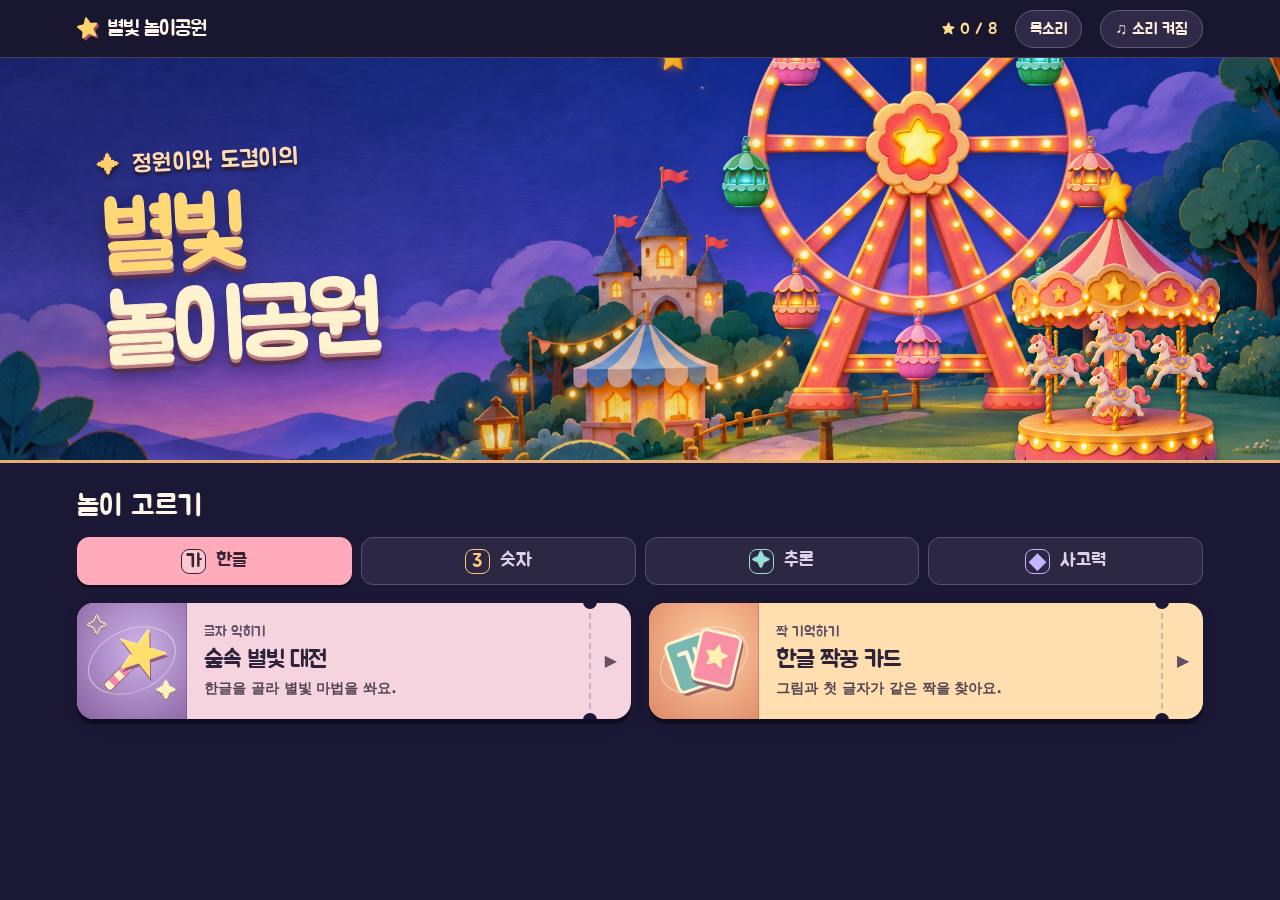
<file: index.html>
<!doctype html>
<html lang="ko">
  <head>
    <meta charset="utf-8" />
    <meta name="viewport" content="width=device-width, initial-scale=1" />
    <meta name="theme-color" content="#191632" />
    <title>정원이와 도겸이의 별빛 놀이공원</title>
    <link rel="stylesheet" href="shared/park.css?v=park-blend1" />
    <link rel="preload" as="image" href="shared/art/park-panorama-clearing.png" />
    <script defer src="shared/voice/sohee/lines.js?v=voices3"></script>
    <script src="shared/characters/catalog.js?v=3d1" defer></script>
    <script src="shared/park.js?v=voices3" defer></script>
    <script src="shared/lobby.js?v=animated-park2" defer></script>
  </head>
  <body>
    <div class="park-frame">
      <header class="park-bar">
        <a class="brand" href="./index.html" aria-label="별빛 놀이공원 처음으로"
          ><span class="brand-star" aria-hidden="true">★</span> 별빛 놀이공원</a
        >
        <div class="bar-actions">
          <span
            id="badgeCount"
            class="badge-count"
            title="완료한 놀이 수"
          ></span
          ><button class="sound" id="voiceOpen" type="button">목소리</button
          ><button class="sound" id="sound" type="button"></button>
        </div>
      </header>
      <main id="lobby">
        <section class="panorama" aria-labelledby="parkTitle">
          <svg class="park-scene" viewBox="0 0 1672 941" preserveAspectRatio="xMidYMid slice" aria-hidden="true" focusable="false">
            <defs><clipPath id="carousel-opening"><rect x="1315" y="586" width="290" height="135"/></clipPath></defs>
            <g class="park-sparkles" fill="#fff0a8">
              <circle cx="885" cy="55" r="3"/><circle cx="1088" cy="42" r="3"/>
              <circle cx="1019" cy="656" r="3"/><circle cx="1575" cy="864" r="3"/>
            </g>
            <g class="park-ground-shadows" fill="#142940">
              <ellipse cx="1198" cy="690" rx="183" ry="27" opacity=".34"/>
              <ellipse cx="1457" cy="792" rx="147" ry="19" opacity=".35"/>
            </g>
            <g class="wheel-ride">
              <image href="shared/art/ferris-support.png" x="1020" y="294" width="360" height="390" preserveAspectRatio="none"/>
              <g class="ferris-rotor">
                <image href="shared/art/ferris-rotor.png" x="952" y="72" width="496" height="496"/>
                <g class="ferris-glimmer" fill="#fff6c8">
                  <circle cx="1200" cy="95" r="7"/><circle cx="1359" cy="161" r="7"/>
                  <circle cx="1425" cy="320" r="7"/><circle cx="1359" cy="479" r="7"/>
                  <circle cx="1200" cy="545" r="7"/><circle cx="1041" cy="479" r="7"/>
                  <circle cx="975" cy="320" r="7"/><circle cx="1041" cy="161" r="7"/>
                </g>
                <g transform="translate(1200 95)"><g class="ferris-cabin"><image href="shared/art/ferris-cabin.png" x="-48" y="-18" width="96" height="115"/></g></g>
                <g transform="translate(1359 161)"><g class="ferris-cabin cabin-teal"><image href="shared/art/ferris-cabin.png" x="-48" y="-18" width="96" height="115"/></g></g>
                <g transform="translate(1425 320)"><g class="ferris-cabin"><image href="shared/art/ferris-cabin.png" x="-48" y="-18" width="96" height="115"/></g></g>
                <g transform="translate(1359 479)"><g class="ferris-cabin cabin-teal"><image href="shared/art/ferris-cabin.png" x="-48" y="-18" width="96" height="115"/></g></g>
                <g transform="translate(1200 545)"><g class="ferris-cabin cabin-amber"><image href="shared/art/ferris-cabin.png" x="-48" y="-18" width="96" height="115"/></g></g>
                <g transform="translate(1041 479)"><g class="ferris-cabin"><image href="shared/art/ferris-cabin.png" x="-48" y="-18" width="96" height="115"/></g></g>
                <g transform="translate(975 320)"><g class="ferris-cabin cabin-teal"><image href="shared/art/ferris-cabin.png" x="-48" y="-18" width="96" height="115"/></g></g>
                <g transform="translate(1041 161)"><g class="ferris-cabin cabin-amber"><image href="shared/art/ferris-cabin.png" x="-48" y="-18" width="96" height="115"/></g></g>
              </g>
            </g>
            <g class="carousel-ride">
              <g class="carousel-horses">
                <g class="carousel-horse-back" style="--phase: 0s"><g class="carousel-horse" transform="translate(1380 666)"><image href="shared/art/carousel-horse.png" x="-65" y="-65" width="130" height="100"/></g></g>
                <g class="carousel-horse-back" style="--phase: -2.4s"><g class="carousel-horse" transform="translate(1460 636)"><image href="shared/art/carousel-horse.png" x="-65" y="-65" width="130" height="100"/></g></g>
                <g class="carousel-horse-back" style="--phase: -4.8s"><g class="carousel-horse" transform="translate(1540 666)"><image href="shared/art/carousel-horse.png" x="-65" y="-65" width="130" height="100"/></g></g>
                <g class="carousel-horse-back" style="--phase: -7.2s"><g class="carousel-horse" transform="translate(1460 708)"><image href="shared/art/carousel-horse.png" x="-65" y="-65" width="130" height="100"/></g></g>
              </g>
              <image class="carousel-shell" href="shared/art/carousel-shell.png" x="1245" y="394" width="425" height="420" preserveAspectRatio="none"/>
              <g class="carousel-front-horses" clip-path="url(#carousel-opening)">
                <g class="carousel-horse-front" style="--phase: 0s"><g class="carousel-horse" transform="translate(1380 666)"><image href="shared/art/carousel-horse.png" x="-65" y="-65" width="130" height="100"/></g></g>
                <g class="carousel-horse-front" style="--phase: -2.4s"><g class="carousel-horse" transform="translate(1460 636)"><image href="shared/art/carousel-horse.png" x="-65" y="-65" width="130" height="100"/></g></g>
                <g class="carousel-horse-front" style="--phase: -4.8s"><g class="carousel-horse" transform="translate(1540 666)"><image href="shared/art/carousel-horse.png" x="-65" y="-65" width="130" height="100"/></g></g>
                <g class="carousel-horse-front" style="--phase: -7.2s"><g class="carousel-horse" transform="translate(1460 708)"><image href="shared/art/carousel-horse.png" x="-65" y="-65" width="130" height="100"/></g></g>
              </g>
              <g class="carousel-glimmer" fill="#fff3b2">
                <circle cx="1340" cy="579" r="5"/><circle cx="1457" cy="586" r="5"/><circle cx="1572" cy="579" r="5"/>
              </g>
            </g>
          </svg>
          <div class="title-block">
            <p class="family">
              <span aria-hidden="true">✦</span> 정원이와 도겸이의
            </p>
            <h1 id="parkTitle"><span>별빛</span><br />놀이공원</h1>
          </div>
          <div class="signature" id="signature" aria-hidden="true">
            아빠's make <i>✦</i>
          </div>
        </section>
        <section class="arcade" aria-labelledby="lobbyTitle">
          <div class="section-head"><h2 id="lobbyTitle">놀이 고르기</h2></div>
          <nav class="areas" id="areas" aria-label="놀이 구역"></nav>
          <div class="tickets" id="tickets" aria-live="polite"></div>
        </section>
      </main>
      <main class="character-screen" id="characterScreen" hidden>
        <div class="choose-wrap">
          <button class="back" id="back" type="button">‹ 놀이 고르기</button>
          <p class="selected-game" id="chosenGame"></p>
          <h1 id="chooseTitle" tabindex="-1">누구와 함께 놀까?</h1>
          <div class="heroes" id="heroes"></div>
        </div>
      </main>
    </div>
    <dialog id="voiceDialog" aria-labelledby="voiceTitle">
      <h2 id="voiceTitle">안내 목소리</h2>
      <label for="voiceList">누구의 목소리로 놀까요?</label>
      <select id="voiceList">
        <option value="sohee">소희 · 밝은 목소리</option>
        <option value="vivian">Vivian · 경쾌한 목소리</option>
        <option value="device">기기 한국어 음성</option>
      </select>
      <button class="back" id="voiceListen" type="button">♫ 미리 듣기</button>
      <div class="voice-actions">
        <button class="back" id="voiceClose" type="button">닫기</button
        ><button class="hero-start" id="voiceSave" type="button">
          이 목소리로 놀기
        </button>
      </div>
    </dialog>
    <noscript
      >게임을 실행하려면 브라우저에서 자바스크립트를 켜 주세요.</noscript
    >
  </body>
</html>
</file>
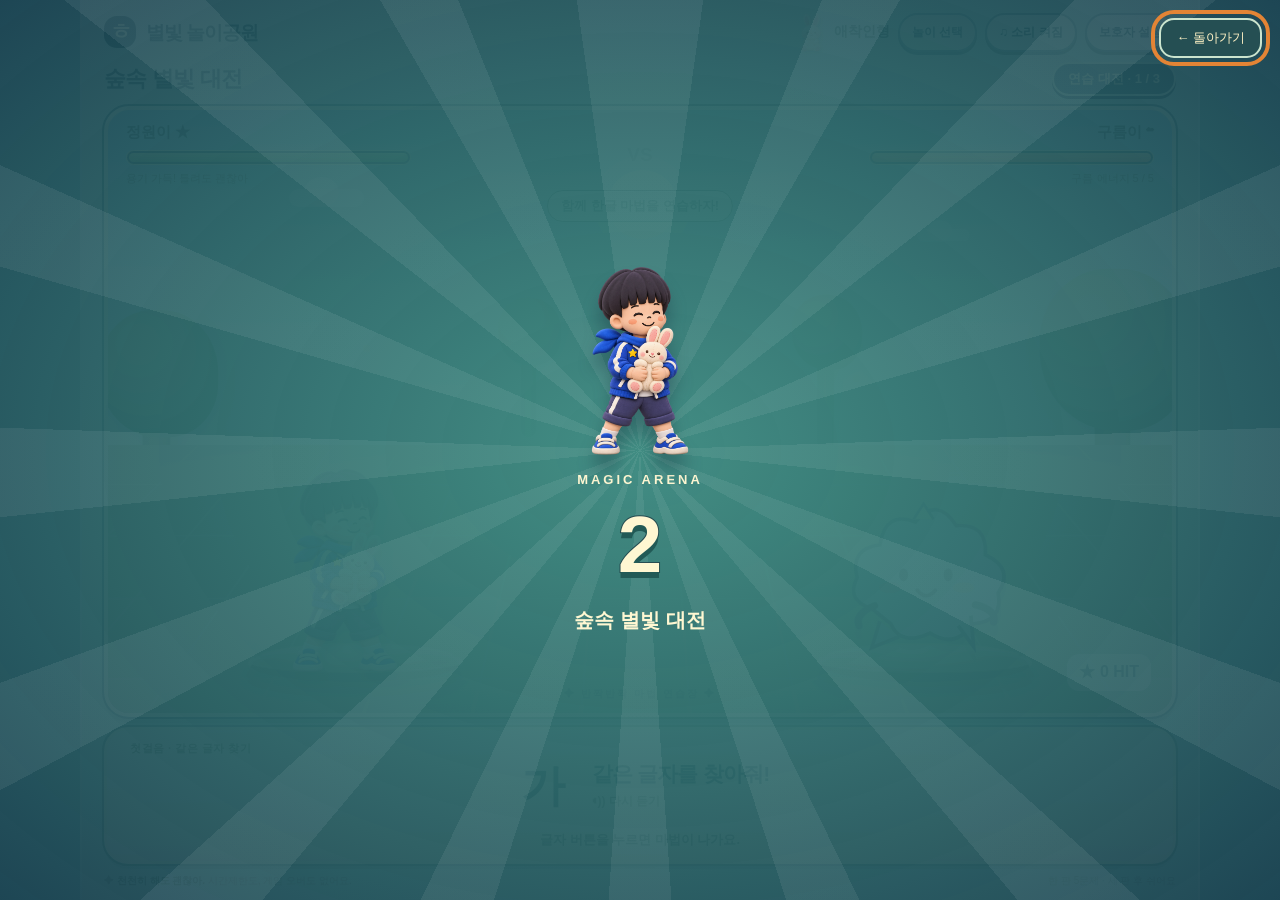
<file: games/hangul/battle/index.html>
<!doctype html>
<html lang="ko">
  <head>
    <meta charset="utf-8" />
    <meta name="viewport" content="width=device-width,initial-scale=1" />
    <meta name="theme-color" content="#1b1835" />
    <title>숲속 별빛 대전 · 별빛 놀이공원</title>
    <link rel="stylesheet" href="../../../shared/hangul/field.css?v=countdown1" />
    <link rel="stylesheet" href="../../../shared/countdown.css" />
    <script defer src="../../../shared/voice/sohee/lines.js?v=voices3"></script>
    <script defer src="../../../shared/characters/catalog.js?v=3d1"></script>
    <script defer src="../../../shared/park.js?v=voices3"></script>
    <script defer src="../../../shared/countdown.js?v=2"></script>
    <script defer src="../../../shared/hangul/words.js"></script>
    <script defer src="../../../shared/hangul/controls.js?v=countdown1"></script>
    <script defer src="game.js"></script>
  </head>
  <body class="battle-mode" data-game="battle">
    <main class="shell">
      <header>
        <div class="brand"><span>ㅎ</span>별빛 놀이공원</div>
        <div class="header-actions">
          <div id="petLabel">
            <img id="petPortrait" alt="" /><span>애착인형</span>
          </div>
          <button class="small" id="menuButton">놀이 선택</button
          ><button class="small" id="sound" aria-pressed="true">
            ♪ 소리 켜짐</button
          ><button class="small" id="settings">보호자 설정</button>
        </div>
      </header>
      <section class="intro">
        <div>
          <h1 id="gameTitle">숲속 별빛 대전</h1>
          <p>글자를 찾으면, 나의 한글 마법이 반짝!</p>
        </div>
        <div class="round-label" id="roundLabel">연습 대전 · 1 / 3</div>
      </section>
      <section
        id="arena"
        class="arena"
        aria-label="선택한 히어로와 구름 친구의 한글 마법 대전"
      >
        <div class="world" aria-hidden="true">
          <div class="world-hills"></div>
          <div class="world-trees">
            <i class="world-tree"></i><i class="world-tree"></i
            ><i class="world-tree"></i><i class="world-tree"></i>
          </div>
          <div class="world-floor"></div>
          <i class="world-orb" style="--orb-x: 24%; --orb-y: 39%"></i
          ><i class="world-orb" style="--orb-x: 70%; --orb-y: 44%"></i
          ><i class="world-orb" style="--orb-x: 51%; --orb-y: 62%"></i>
          <div class="world-front"></div>
        </div>
        <div class="sun"></div>
        <div class="cloud"></div>
        <div class="cloud second"></div>
        <div class="hud">
          <div class="fighter-info">
            <div class="name">
              <span id="heroName">정원이</span>
              <span aria-hidden="true">★</span>
            </div>
            <div class="meter">
              <div class="fill" style="width: 100%"></div>
            </div>
            <div class="meter-note">용기 가득! 틀려도 괜찮아</div>
          </div>
          <div class="versus">VS</div>
          <div class="fighter-info right">
            <div class="name">구름이 <span aria-hidden="true">☁</span></div>
            <div
              class="meter"
              role="progressbar"
              aria-label="남은 구름 에너지"
              aria-valuemin="0"
              aria-valuemax="100"
              aria-valuenow="100"
              id="rivalMeter"
            >
              <div class="fill" id="rivalFill" style="width: 100%"></div>
            </div>
            <div class="meter-note" id="energyNote">구름 에너지 5 / 5</div>
          </div>
        </div>
        <div class="bubble" id="bubble">함께 한글 마법을 연습하자!</div>
        <div class="platform left"></div>
        <div class="platform right"></div>
        <div class="fighter hero" id="hero" aria-hidden="true">
          <img class="hero-sprite" id="heroSprite" alt="" />
        </div>
        <div class="fighter rival" id="rival" aria-hidden="true">
          <svg viewBox="0 0 190 200">
            <path
              d="M37 128Q8 119 21 94q-8-32 25-36 6-38 39-25 24-29 45 4 34-3 32 32 32 15 14 42 6 32-29 34-18 28-46 10-32 15-43-10z"
              fill="#c3b9eb"
              stroke="#4b4866"
              stroke-width="4"
            />
            <path
              d="M46 142l-9 29 30-12M132 147l17 23-3-34"
              fill="#afa2db"
              stroke="#4b4866"
              stroke-width="4"
            />
            <ellipse cx="72" cy="91" rx="5" ry="7" fill="#4b4866" />
            <ellipse cx="121" cy="91" rx="5" ry="7" fill="#4b4866" />
            <path
              d="M87 108q10 12 20 0"
              fill="none"
              stroke="#4b4866"
              stroke-width="4"
              stroke-linecap="round"
            />
            <ellipse cx="57" cy="105" rx="12" ry="6" fill="#e6a3bf" />
            <ellipse cx="138" cy="105" rx="12" ry="6" fill="#e6a3bf" />
            <path
              d="M83 30l11-17 11 17"
              fill="#ffd88a"
              stroke="#4b4866"
              stroke-width="3"
            />
            <path
              d="M40 125q-22 9-17 22M151 124q24 6 20 19"
              fill="none"
              stroke="#4b4866"
              stroke-width="8"
              stroke-linecap="round"
            />
          </svg>
        </div>
        <div class="slash" id="slash" aria-hidden="true"></div>
        <div class="impact" id="impact" aria-hidden="true">
          <span id="impactText">팡!</span>
        </div>
        <div class="shield" id="shield" aria-hidden="true">✧</div>
        <div class="counter-shot" id="counterShot" aria-hidden="true"></div>
        <div class="combat-label" id="combatLabel" aria-hidden="true"></div>
        <div class="combo" id="combo" aria-label="성공한 마법 횟수">
          ★ 0 HIT
        </div>
        <div class="energy" id="energy" aria-hidden="true">✦</div>
        <div class="arena-tag">✦ 반짝반짝 마법 연습장 ✦</div>
      </section>
      <section id="battleLesson" class="lesson" aria-label="한글 문제">
        <div class="lesson-top">
          <span class="step" id="step">첫걸음 · 같은 글자 찾기</span>
          <div class="dots" id="dots" aria-label="문제 진행"></div>
        </div>
        <div class="prompt-row">
          <div class="target" id="target">가</div>
          <div>
            <h2 class="question" id="question">같은 글자를 찾아줘!</h2>
            <button class="listen" id="listen">◖)) 다시 듣기</button>
          </div>
        </div>
        <div class="choices" id="choices"></div>
        <p class="feedback" id="feedback" role="status" aria-live="polite">
          글자 버튼을 누르면 마법이 나가요.
        </p>
      </section>
      <footer class="bottom">
        <span
          >✦ <strong>천천히 해도 괜찮아.</strong> 시간제한도, 게임 오버도
          없어요.</span
        ><span id="playNote">한 판 5문제 · 세 판 후 쉬어요</span>
      </footer>
    </main>
    <div
      class="overlay"
      id="result"
      role="dialog"
      aria-modal="true"
      aria-labelledby="resultTitle"
      hidden
    >
      <div class="card">
        <span class="badge" id="resultBadge">대전 성공!</span>
        <div class="victory-ribbon" aria-hidden="true">CLEAR!</div>
        <div class="victory-party"><img id="victoryPortrait" alt="" /></div>
        <div class="victory-stars" aria-hidden="true">★ ★ ★</div>
        <h2 id="resultTitle">멋진 한글 히어로!</h2>
        <p id="resultText"></p>
        <div
          id="learned"
          style="
            font-size: 30px;
            letter-spacing: 8px;
            font-weight: 900;
            margin: 20px 0;
          "
        ></div>
        <button class="primary" id="again">한 번 더 대결하기 →</button
        ><button class="close" id="home">놀이 고르기</button>
      </div>
    </div>
    <div
      class="overlay"
      id="parent"
      role="dialog"
      aria-modal="true"
      aria-labelledby="parentTitle"
      hidden
    >
      <div class="card">
        <span class="badge">함께 놀아 주세요</span>
        <h2 id="parentTitle">보호자 설정</h2>
        <div class="parent-fields">
          <label
            >놀이 단계<select id="modeSelect">
              <option value="match">같은 글자 찾기</option>
              <option value="word">그림의 첫 글자 찾기</option>
            </select></label
          ><label
            >선택지 개수<select id="countSelect">
              <option value="3">3개</option>
              <option value="2">2개 (더 쉽게)</option>
            </select></label
          ><label
            >안내 음성<select id="voiceSelect">
              <option value="sohee">소희 · 밝은 목소리</option>
              <option value="vivian">Vivian · 경쾌한 목소리</option>
              <option value="device">기기 기본 음성</option>
            </select></label
          ><button class="small" id="voicePreview">▶ 목소리 들어 보기</button
          ><label
            >액션 연출<select id="motionSelect">
              <option value="strong">박진감 있게</option>
              <option value="gentle">부드럽게</option>
            </select></label
          >
        </div>
        <p>
          처음에는 글자를 함께 읽어 주세요. 틀려도 감점 없이 다시 고를 수 있고,
          두 번 헷갈리면 정답에 테두리가 생겨요.
        </p>
        <p class="fine">
          자동 진행은 없어요. 정답 뒤 ‘다음 문제’를 눌러 주세요.<br />설정을
          적용하면 새 대전이 시작돼요.
        </p>
        <button class="primary" id="apply">적용하고 새로 시작</button
        ><button class="close" id="parentClose">돌아가기</button>
      </div>
    </div>
  </body>
</html>
</file>
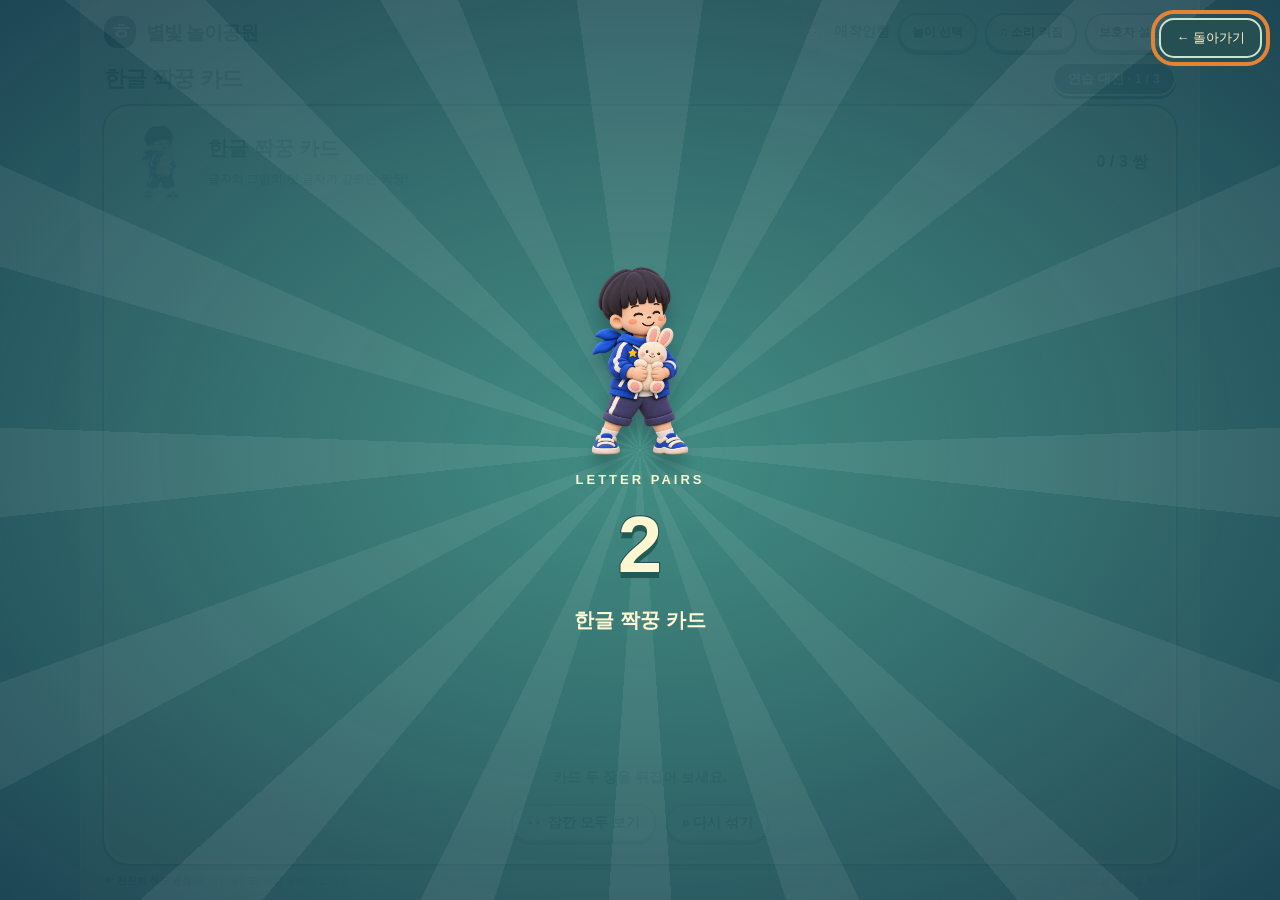
<file: games/hangul/pairs/index.html>
<!doctype html>
<html lang="ko">
  <head>
    <meta charset="utf-8" />
    <meta name="viewport" content="width=device-width,initial-scale=1" />
    <meta name="theme-color" content="#1b1835" />
    <title>한글 짝꿍 카드 · 별빛 놀이공원</title>
    <link rel="stylesheet" href="../../../shared/hangul/field.css?v=countdown1" />
    <link rel="stylesheet" href="../../../shared/countdown.css" />
    <script defer src="../../../shared/voice/sohee/lines.js?v=voices3"></script>
    <script defer src="../../../shared/characters/catalog.js?v=3d1"></script>
    <script defer src="../../../shared/park.js?v=voices3"></script>
    <script defer src="../../../shared/countdown.js?v=2"></script>
    <script defer src="../../../shared/hangul/words.js"></script>
    <script defer src="../../../shared/hangul/controls.js?v=countdown1"></script>
    <script defer src="game.js"></script>
  </head>
  <body class="memory-mode" data-game="pairs">
    <main class="shell">
      <header>
        <div class="brand"><span>ㅎ</span>별빛 놀이공원</div>
        <div class="header-actions">
          <div id="petLabel">
            <img id="petPortrait" alt="" /><span>애착인형</span>
          </div>
          <button class="small" id="menuButton">놀이 선택</button
          ><button class="small" id="sound" aria-pressed="true">
            ♪ 소리 켜짐</button
          ><button class="small" id="settings">보호자 설정</button>
        </div>
      </header>
      <section class="intro">
        <div>
          <h1 id="gameTitle">한글 짝꿍 카드</h1>
          <p>글자와 그림 친구를 찾아요!</p>
        </div>
        <div class="round-label" id="roundLabel">연습 대전 · 1 / 3</div>
      </section>
      <section
        class="memory-panel"
        id="memoryPanel"
        aria-label="한글 짝꿍 카드 놀이"
      >
        <div class="memory-header">
          <img id="memoryHero" alt="" />
          <div>
            <h2>한글 짝꿍 카드</h2>
            <p id="memoryGuide">글자와 그림의 첫 글자가 같으면 짝꿍!</p>
          </div>
          <div class="memory-progress" id="memoryProgress">0 / 3 쌍</div>
        </div>
        <div class="memory-grid" id="memoryGrid"></div>
        <p
          class="memory-status"
          id="memoryStatus"
          role="status"
          aria-live="polite"
        >
          카드 두 장을 뒤집어 보세요.
        </p>
        <div class="memory-controls">
          <button class="small" id="memoryHint">👀 잠깐 모두 보기</button
          ><button class="small" id="memoryRestart">↻ 다시 섞기</button>
        </div>
      </section>
      <footer class="bottom">
        <span
          >✦ <strong>천천히 해도 괜찮아.</strong> 시간제한도, 게임 오버도
          없어요.</span
        ><span id="playNote">글자와 그림 짝꿍을 찾아요</span>
      </footer>
    </main>
    <div
      class="overlay"
      id="result"
      role="dialog"
      aria-modal="true"
      aria-labelledby="resultTitle"
      hidden
    >
      <div class="card">
        <span class="badge" id="resultBadge">대전 성공!</span>
        <div class="victory-ribbon" aria-hidden="true">CLEAR!</div>
        <div class="victory-party"><img id="victoryPortrait" alt="" /></div>
        <div class="victory-stars" aria-hidden="true">★ ★ ★</div>
        <h2 id="resultTitle">멋진 한글 히어로!</h2>
        <p id="resultText"></p>
        <div
          id="learned"
          style="
            font-size: 30px;
            letter-spacing: 8px;
            font-weight: 900;
            margin: 20px 0;
          "
        ></div>
        <button class="primary" id="again">한 번 더 대결하기 →</button
        ><button class="close" id="home">놀이 고르기</button>
      </div>
    </div>
    <div
      class="overlay"
      id="parent"
      role="dialog"
      aria-modal="true"
      aria-labelledby="parentTitle"
      hidden
    >
      <div class="card">
        <span class="badge">함께 놀아 주세요</span>
        <h2 id="parentTitle">보호자 설정</h2>
        <div class="parent-fields">
          <label
            >짝꿍 수<select id="countSelect">
              <option value="3">3개</option>
              <option value="2">2개 (더 쉽게)</option>
            </select></label
          ><label
            >안내 음성<select id="voiceSelect">
              <option value="sohee">소희 · 밝은 목소리</option>
              <option value="vivian">Vivian · 경쾌한 목소리</option>
              <option value="device">기기 기본 음성</option>
            </select></label
          ><button class="small" id="voicePreview">▶ 목소리 들어 보기</button>
        </div>
        <p>처음에는 짝꿍 두 쌍으로 시작해 보세요.</p>
        <p class="fine">설정을 적용하면 카드를 새로 섞어요.</p>
        <button class="primary" id="apply">적용하고 새로 시작</button
        ><button class="close" id="parentClose">돌아가기</button>
      </div>
    </div>
  </body>
</html>
</file>
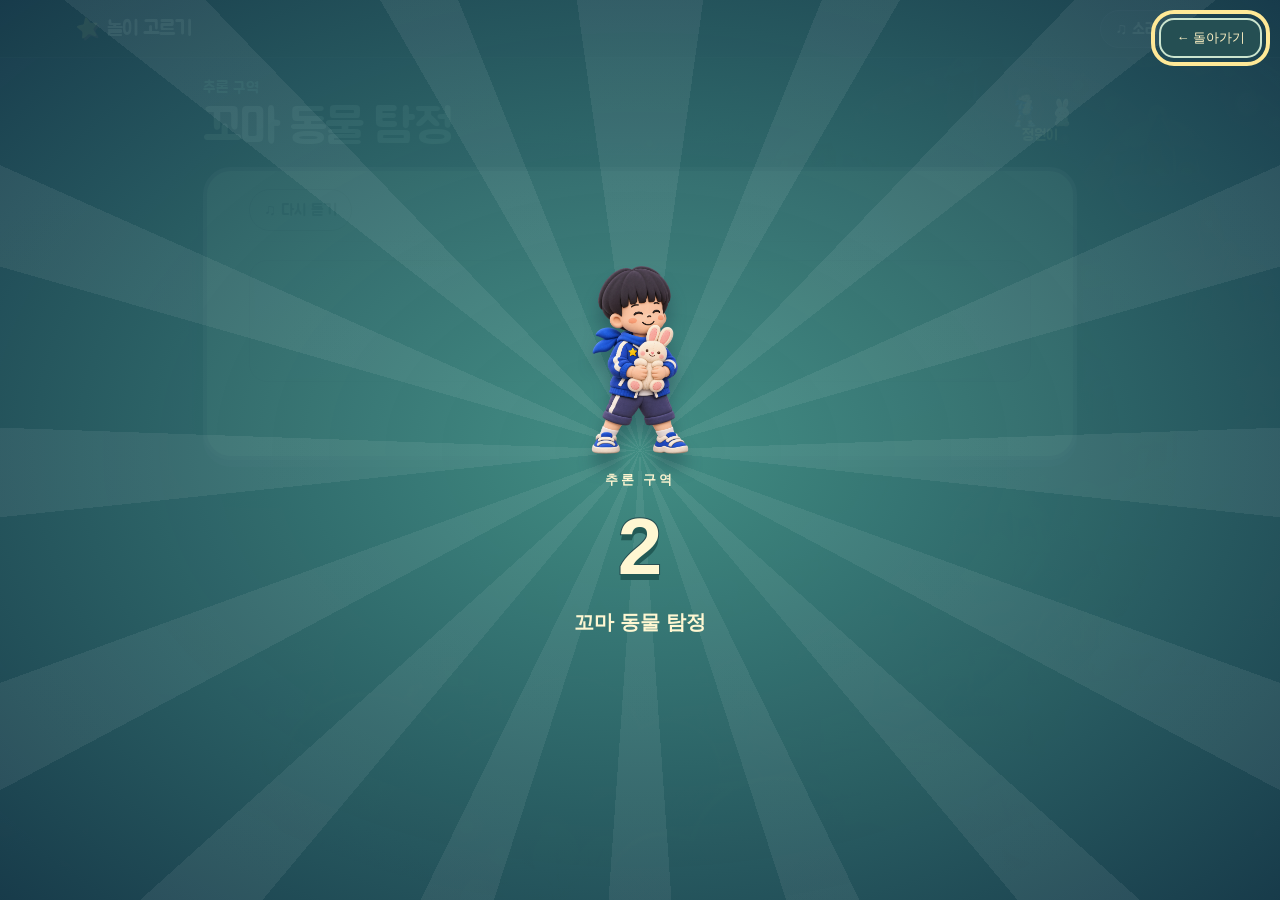
<file: games/inference/detective/index.html>
<!doctype html>
<html lang="ko">
  <head>
    <meta charset="utf-8" />
    <meta name="viewport" content="width=device-width,initial-scale=1" />
    <meta name="theme-color" content="#1b1835" />
    <title>꼬마 동물 탐정 · 별빛 놀이공원</title>
    <link rel="stylesheet" href="../../../shared/park.css?v=sohee1" />
    <link rel="stylesheet" href="../../../shared/play.css?v=3d1" />
    <link rel="stylesheet" href="../../../shared/countdown.css" />
    <script defer src="../../../shared/voice/sohee/lines.js?v=voices3"></script>
    <script defer src="../../../shared/characters/catalog.js?v=3d1"></script>
    <script defer src="../../../shared/park.js?v=voices3"></script>
    <script defer src="../../../shared/countdown.js?v=2"></script>
    <script defer src="game.js"></script>
    <script defer src="../../../shared/play.js?v=3d1"></script>
  </head>
  <body class="game-page" data-game="detective">
    <header class="park-bar"></header>
    <main class="play-shell"></main>
    <noscript>자바스크립트를 켜 주세요.</noscript>
  </body>
</html>
</file>
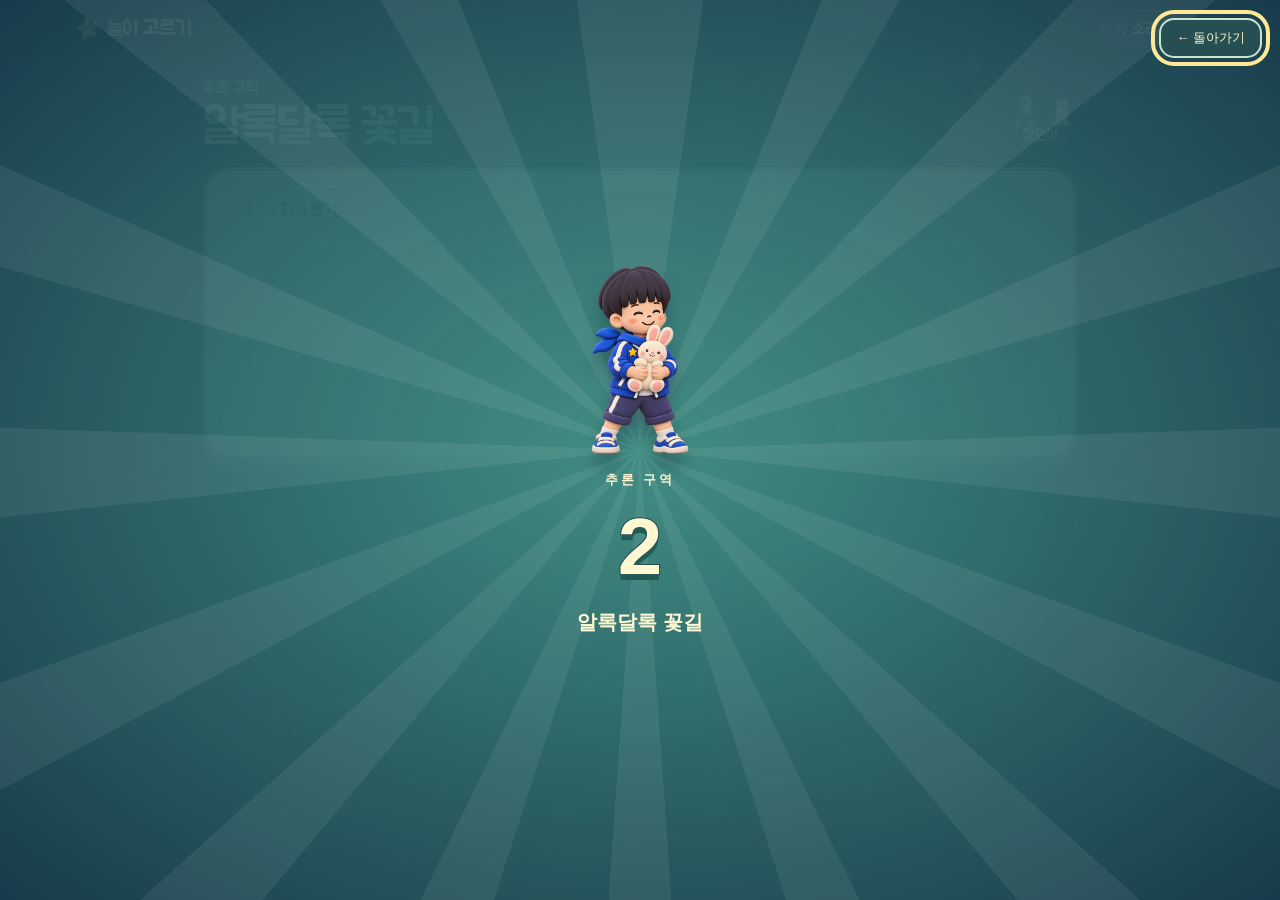
<file: games/inference/pattern/index.html>
<!doctype html>
<html lang="ko">
  <head>
    <meta charset="utf-8" />
    <meta name="viewport" content="width=device-width,initial-scale=1" />
    <meta name="theme-color" content="#1b1835" />
    <title>알록달록 꽃길 · 별빛 놀이공원</title>
    <link rel="stylesheet" href="../../../shared/park.css?v=sohee1" />
    <link rel="stylesheet" href="../../../shared/play.css?v=3d1" />
    <link rel="stylesheet" href="../../../shared/countdown.css" />
    <script defer src="../../../shared/voice/sohee/lines.js?v=voices3"></script>
    <script defer src="../../../shared/characters/catalog.js?v=3d1"></script>
    <script defer src="../../../shared/park.js?v=voices3"></script>
    <script defer src="../../../shared/countdown.js?v=2"></script>
    <script defer src="game.js"></script>
    <script defer src="../../../shared/play.js?v=3d1"></script>
  </head>
  <body class="game-page" data-game="pattern">
    <header class="park-bar"></header>
    <main class="play-shell"></main>
    <noscript>자바스크립트를 켜 주세요.</noscript>
  </body>
</html>
</file>
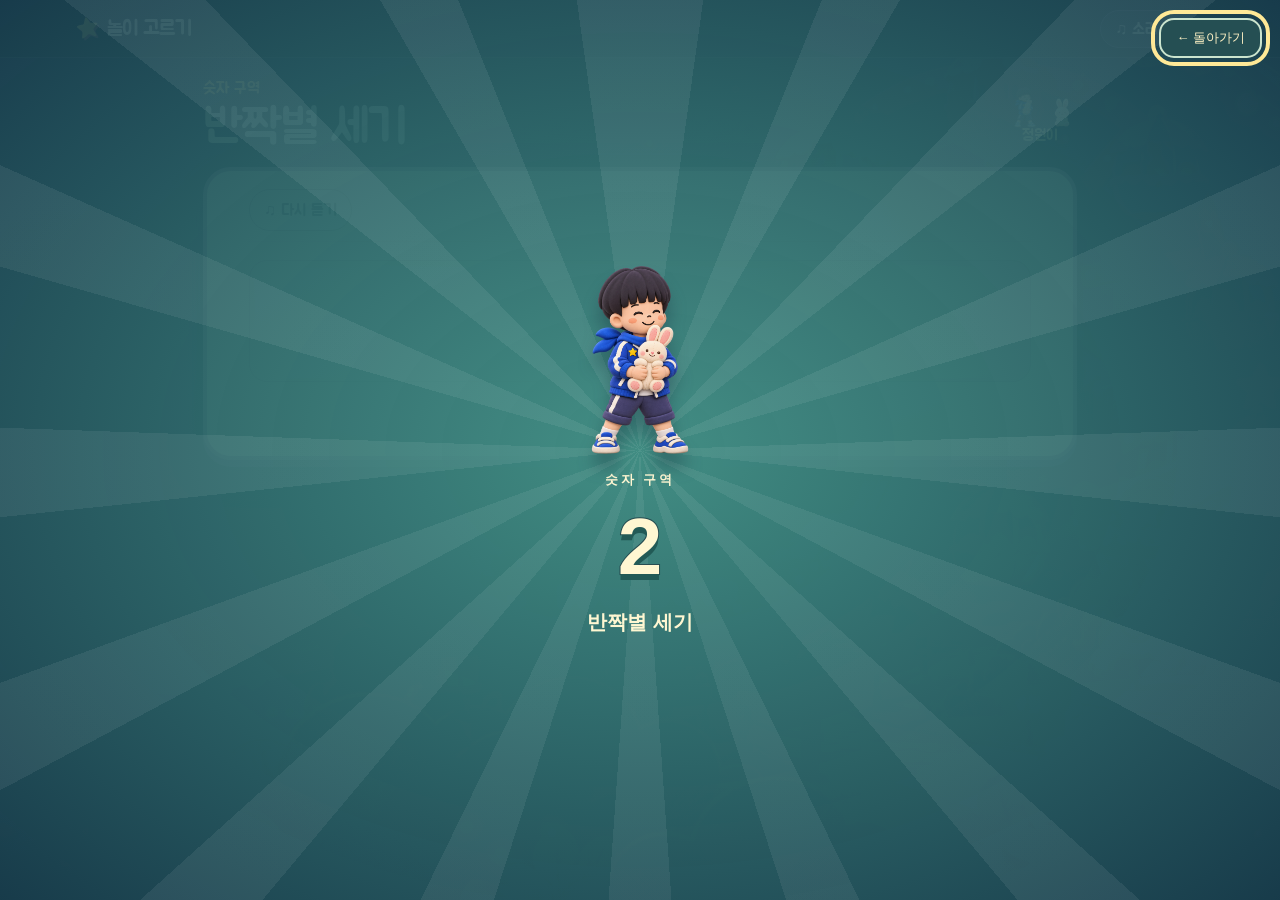
<file: games/numbers/count/index.html>
<!doctype html>
<html lang="ko">
  <head>
    <meta charset="utf-8" />
    <meta name="viewport" content="width=device-width,initial-scale=1" />
    <meta name="theme-color" content="#1b1835" />
    <title>반짝별 세기 · 별빛 놀이공원</title>
    <link rel="stylesheet" href="../../../shared/park.css?v=sohee1" />
    <link rel="stylesheet" href="../../../shared/play.css?v=3d1" />
    <link rel="stylesheet" href="../../../shared/countdown.css" />
    <script defer src="../../../shared/voice/sohee/lines.js?v=voices3"></script>
    <script defer src="../../../shared/characters/catalog.js?v=3d1"></script>
    <script defer src="../../../shared/park.js?v=voices3"></script>
    <script defer src="../../../shared/countdown.js?v=2"></script>
    <script defer src="game.js"></script>
    <script defer src="../../../shared/play.js?v=3d1"></script>
  </head>
  <body class="game-page" data-game="count">
    <header class="park-bar"></header>
    <main class="play-shell"></main>
    <noscript>자바스크립트를 켜 주세요.</noscript>
  </body>
</html>
</file>
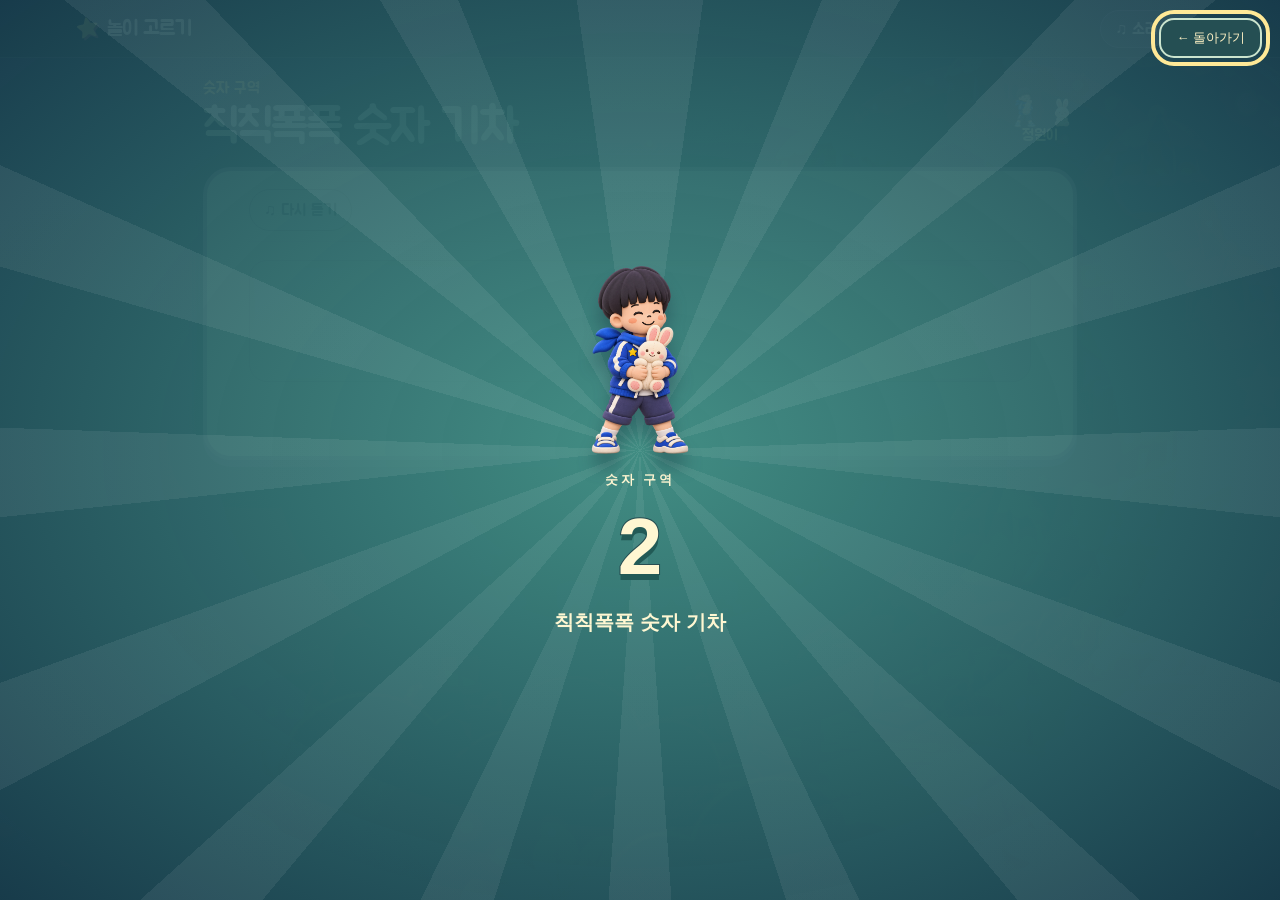
<file: games/numbers/train/index.html>
<!doctype html>
<html lang="ko">
  <head>
    <meta charset="utf-8" />
    <meta name="viewport" content="width=device-width,initial-scale=1" />
    <meta name="theme-color" content="#1b1835" />
    <title>칙칙폭폭 숫자 기차 · 별빛 놀이공원</title>
    <link rel="stylesheet" href="../../../shared/park.css?v=sohee1" />
    <link rel="stylesheet" href="../../../shared/play.css?v=3d1" />
    <link rel="stylesheet" href="../../../shared/countdown.css" />
    <script defer src="../../../shared/voice/sohee/lines.js?v=voices3"></script>
    <script defer src="../../../shared/characters/catalog.js?v=3d1"></script>
    <script defer src="../../../shared/park.js?v=voices3"></script>
    <script defer src="../../../shared/countdown.js?v=2"></script>
    <script defer src="game.js"></script>
    <script defer src="../../../shared/play.js?v=3d1"></script>
  </head>
  <body class="game-page" data-game="train">
    <header class="park-bar"></header>
    <main class="play-shell"></main>
    <noscript>자바스크립트를 켜 주세요.</noscript>
  </body>
</html>
</file>
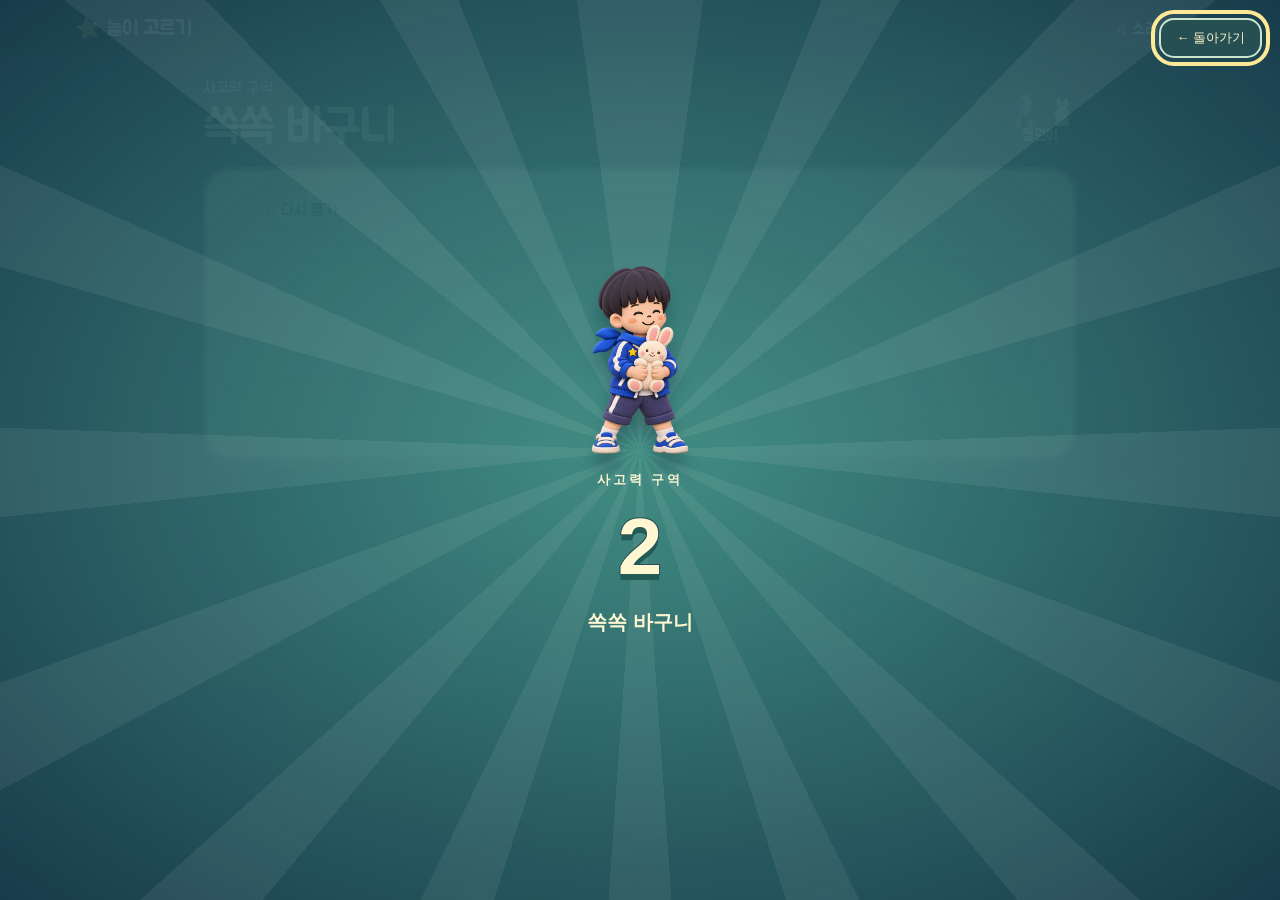
<file: games/thinking/basket/index.html>
<!doctype html>
<html lang="ko">
  <head>
    <meta charset="utf-8" />
    <meta name="viewport" content="width=device-width,initial-scale=1" />
    <meta name="theme-color" content="#1b1835" />
    <title>쏙쏙 바구니 · 별빛 놀이공원</title>
    <link rel="stylesheet" href="../../../shared/park.css?v=sohee1" />
    <link rel="stylesheet" href="../../../shared/play.css?v=3d1" />
    <link rel="stylesheet" href="../../../shared/countdown.css" />
    <script defer src="../../../shared/voice/sohee/lines.js?v=voices3"></script>
    <script defer src="../../../shared/characters/catalog.js?v=3d1"></script>
    <script defer src="../../../shared/park.js?v=voices3"></script>
    <script defer src="../../../shared/countdown.js?v=2"></script>
    <script defer src="game.js"></script>
    <script defer src="../../../shared/play.js?v=3d1"></script>
  </head>
  <body class="game-page" data-game="basket">
    <header class="park-bar"></header>
    <main class="play-shell"></main>
    <noscript>자바스크립트를 켜 주세요.</noscript>
  </body>
</html>
</file>
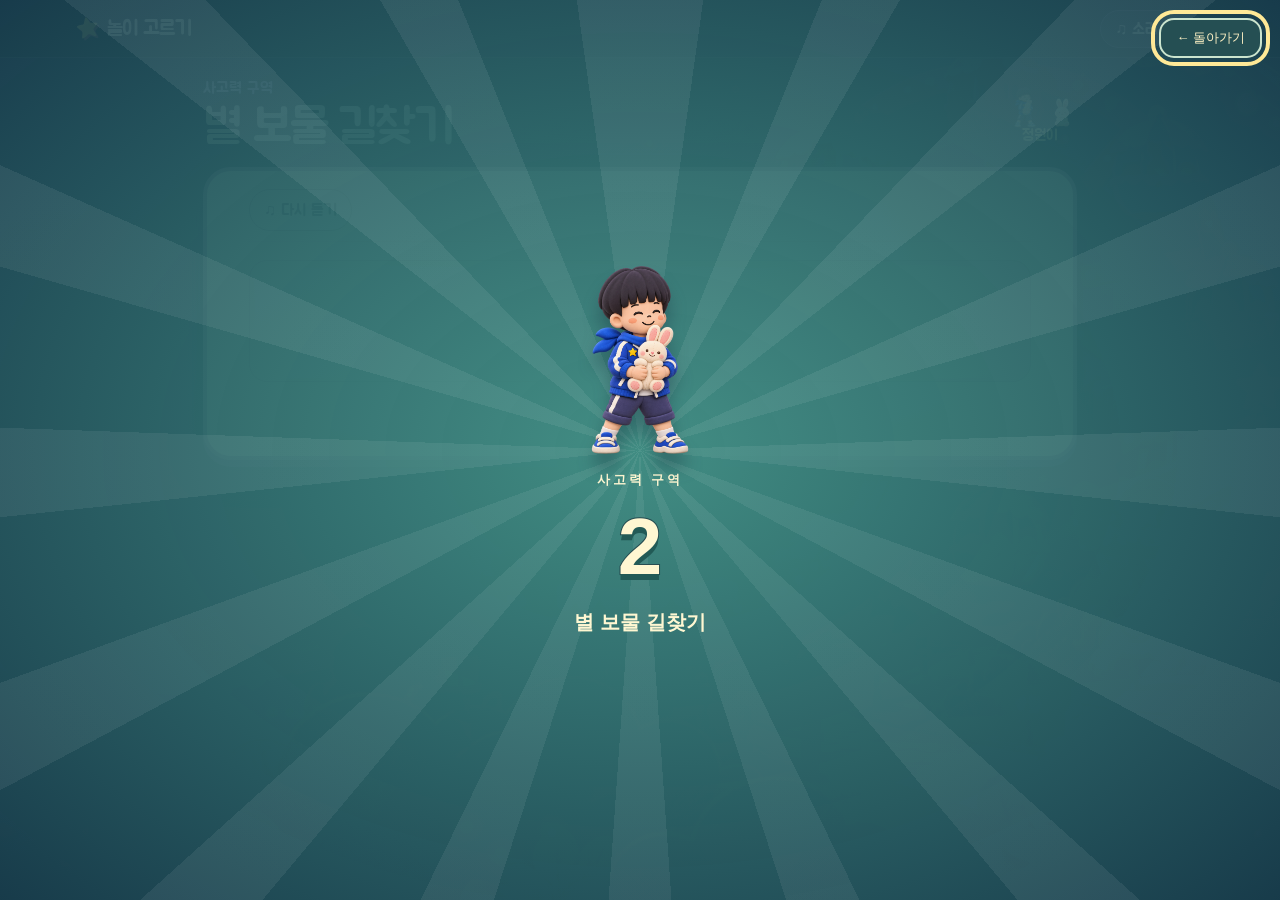
<file: games/thinking/trail/index.html>
<!doctype html>
<html lang="ko">
  <head>
    <meta charset="utf-8" />
    <meta name="viewport" content="width=device-width,initial-scale=1" />
    <meta name="theme-color" content="#1b1835" />
    <title>별 보물 길찾기 · 별빛 놀이공원</title>
    <link rel="stylesheet" href="../../../shared/park.css?v=sohee1" />
    <link rel="stylesheet" href="../../../shared/play.css?v=3d1" />
    <link rel="stylesheet" href="../../../shared/countdown.css" />
    <script defer src="../../../shared/voice/sohee/lines.js?v=voices3"></script>
    <script defer src="../../../shared/characters/catalog.js?v=3d1"></script>
    <script defer src="../../../shared/park.js?v=voices3"></script>
    <script defer src="../../../shared/countdown.js?v=2"></script>
    <script defer src="game.js"></script>
    <script defer src="../../../shared/play.js?v=3d1"></script>
  </head>
  <body class="game-page" data-game="trail">
    <header class="park-bar"></header>
    <main class="play-shell"></main>
    <noscript>자바스크립트를 켜 주세요.</noscript>
  </body>
</html>
</file>
<file: shared/park.css>
@font-face {
  font-family: Jua;
  src: url(font/Jua-Regular.ttf) format('truetype');
  font-display: swap;
}
:root {
  color-scheme: dark;
  --ink: #fff6e9;
  --navy: #1b1835;
  --gold: #ffdb84;
  --font: Jua, 'Malgun Gothic', sans-serif;
  --body: 'Malgun Gothic', system-ui, sans-serif;
}
* {
  box-sizing: border-box;
}
[hidden] {
  display: none !important;
}
body {
  margin: 0;
  background: #14122a;
  color: var(--ink);
  font: 16px/1.5 var(--body);
  word-break: keep-all;
}
a {
  color: inherit;
  text-decoration: none;
}
button,
a {
  touch-action: manipulation;
  -webkit-tap-highlight-color: transparent;
}
button {
  cursor: pointer;
  font: inherit;
  color: inherit;
}
button:focus-visible,
a:focus-visible,
[tabindex]:focus-visible {
  outline: 4px solid #ffe997;
  outline-offset: 4px;
}
.park-frame {
  max-width: 1680px;
  margin: auto;
  min-height: 100svh;
  background: var(--navy);
  box-shadow: 0 0 100px #100d23;
}
.park-bar {
  height: 58px;
  display: flex;
  align-items: center;
  justify-content: space-between;
  background: #19162f;
  padding: 0 clamp(18px, 6vw, 96px);
  border-bottom: 1px solid #47405b;
  position: relative;
  z-index: 2;
}
.brand,
.bar-actions {
  display: flex;
  align-items: center;
}
.brand {
  gap: 9px;
  font: 21px var(--font);
  letter-spacing: -0.045em;
}
.brand-star {
  color: #ffd46c;
  font-size: 27px;
  transform: rotate(-12deg);
  text-shadow: 2px 2px #a04a64;
}
.bar-actions {
  gap: 18px;
}
.badge-count,
.sound,
.back {
  font: 16px var(--font);
}
.badge-count {
  color: #ffdc92;
}
.sound,
.back {
  padding: 8px 14px;
  border: 1px solid #625875;
  border-radius: 24px;
  background: #302a49;
  color: #fff0dc;
  min-height: 36px;
}
.panorama {
  height: clamp(280px, 45vh, 500px);
  position: relative;
  overflow: hidden;
  isolation: isolate;
  background: #24204c url(art/park-panorama-clearing.png) center / cover no-repeat;
  border-bottom: 3px solid #e9ac73;
}
.park-scene {
  position: absolute;
  inset: 0;
  width: 100%;
  height: 100%;
  pointer-events: none;
}
.wheel-ride,
.carousel-ride {
  filter: drop-shadow(0 7px 5px #18213b55);
}
.ferris-rotor {
  transform-box: view-box;
  transform-origin: 1200px 320px;
  animation: ferris-spin 32s linear infinite;
}
.ferris-cabin {
  transform-box: fill-box;
  transform-origin: center;
  animation: cabin-upright 32s linear infinite;
}
.cabin-teal {
  filter: hue-rotate(137deg) saturate(.78);
}
.cabin-amber {
  filter: hue-rotate(-35deg) saturate(.95);
}
.carousel-shell {
  filter: drop-shadow(0 3px 4px #18213b44);
}
.park-sparkles,
.ferris-glimmer,
.carousel-glimmer {
  opacity: .25;
  animation: ride-glimmer 3.6s ease-in-out infinite alternate;
}
.ferris-glimmer {
  animation-duration: 2.7s;
}
@media (min-width: 681px) {
  .carousel-ride {
    transform: translateY(-45px);
  }
}
.carousel-horse {
  transform-box: view-box;
  transform-origin: 0 0;
  animation: carousel-orbit 9.6s linear infinite;
  animation-delay: var(--phase);
}
.carousel-horse-back,
.carousel-horse-front {
  animation-duration: 9.6s;
  animation-timing-function: steps(1, end);
  animation-iteration-count: infinite;
  animation-delay: var(--phase);
}
.carousel-horse-back { animation-name: carousel-back-depth; }
.carousel-horse-front { animation-name: carousel-front-depth; }
#lobby[hidden] .park-scene *,
.park-paused .park-scene * {
  animation-play-state: paused !important;
}
@keyframes ferris-spin {
  to { transform: rotate(360deg); }
}
@keyframes cabin-upright {
  to { transform: rotate(-360deg); }
}
@keyframes ride-glimmer {
  to { opacity: .7; }
}
@keyframes carousel-back-depth {
  0%, 49.99% { opacity: 1; }
  50%, 99.99% { opacity: 0; }
}
@keyframes carousel-front-depth {
  0%, 49.99% { opacity: 0; }
  50%, 99.99% { opacity: 1; }
}
@keyframes carousel-orbit {
  0%, 100% { transform: translate(1380px, 666px) scale(.73); }
  12.5% { transform: translate(1405px, 646px) scale(.66); }
  25% { transform: translate(1460px, 636px) scale(.65); }
  37.5% { transform: translate(1515px, 646px) scale(.66); }
  50% { transform: translate(1540px, 666px) scale(.73); }
  62.5% { transform: translate(1515px, 696px) scale(.9); }
  75% { transform: translate(1460px, 708px) scale(1.05); }
  87.5% { transform: translate(1405px, 696px) scale(.9); }
}
.panorama::before {
  content: '';
  position: absolute;
  inset: 0;
  background: linear-gradient(90deg, #15152c55, transparent 62%);
  z-index: 1;
  pointer-events: none;
}
.title-block {
  position: absolute;
  z-index: 2;
  left: clamp(25px, 8vw, 135px);
  top: 50%;
  transform: translateY(-50%) rotate(-3deg);
}
.family {
  margin: 0 0 0.55em;
  font: clamp(18px, 1.85vw, 31px) var(--font);
  color: #ffdbb5;
  letter-spacing: 0.015em;
  text-shadow: 0 3px 3px #261829;
}
.family span {
  color: #ffcf70;
  margin-right: 4px;
}
.title-block h1 {
  margin: 0;
  font: clamp(55px, min(7.3vw, 10.8vh), 116px) / 0.99 var(--font);
  letter-spacing: -0.06em;
  color: #fff2ce;
  -webkit-text-stroke: 1px #ffeed1;
  text-shadow:
    0 4px #be7e7f,
    0 8px #54324f,
    0 11px 18px #18132e88;
}
.title-block h1 span {
  color: #ffd875;
  -webkit-text-stroke-color: #ffdc89;
}
.signature {
  position: absolute;
  z-index: 2;
  left: clamp(22px, 8vw, 135px);
  bottom: 7%;
  font:
    italic clamp(16px, 1.6vw, 24px) Georgia,
    var(--font);
  color: #ffe4c8;
  opacity: 0;
  pointer-events: none;
  animation: signature 3.8s 0.1s ease-in-out 1 both;
  text-shadow: 0 1px 5px #000;
}
.signature i {
  color: var(--gold);
}
@keyframes signature {
  0% {
    opacity: 0;
    transform: translateX(-28px);
  }
  20%,
  68% {
    opacity: 0.95;
  }
  100% {
    opacity: 0;
    transform: translateX(42px);
  }
}
.arcade {
  max-width: 1400px;
  padding: clamp(16px, 2.8vh, 34px) clamp(18px, 6vw, 96px) 32px;
  margin: auto;
}
.section-head {
  display: flex;
  align-items: center;
  justify-content: space-between;
  margin-bottom: 12px;
}
.section-head h2 {
  margin: 0;
  font: clamp(24px, 2.3vw, 34px) var(--font);
}
.tickets-label {
  font: 700 12px/1 system-ui;
  letter-spacing: 0.17em;
  color: #c4abc9;
}
.areas {
  display: grid;
  grid-template-columns: repeat(4, 1fr);
  gap: 9px;
}
.area {
  min-height: 48px;
  border: 1px solid #5a506d;
  background: #2c2743;
  color: #ded2e7;
  border-radius: 12px;
  font: clamp(17px, 1.5vw, 23px) var(--font);
  display: flex;
  align-items: center;
  justify-content: center;
  gap: 10px;
}
.area span {
  display: grid;
  place-items: center;
  width: 25px;
  height: 25px;
  font-size: 19px;
  border: 1px solid currentColor;
  border-radius: 8px;
  color: var(--tab-color);
}
.area[aria-pressed='true'] {
  background: var(--tab-color);
  color: #362435;
  border-color: var(--tab-color);
  box-shadow: 0 3px 0 #100f22;
}
.area[aria-pressed='true'] span {
  background: #fff5;
  color: inherit;
}
.tickets {
  display: grid;
  grid-template-columns: repeat(2, minmax(0, 1fr));
  gap: 18px;
  margin-top: 18px;
}
.ticket {
  --paper: #f5d4e0;
  --tile: #87619f;
  --light: #ceb4e9;
  position: relative;
  display: flex;
  align-items: stretch;
  padding: 0;
  min-width: 0;
  min-height: 116px;
  text-align: left;
  background: var(--paper);
  border: 0;
  border-radius: 17px;
  box-shadow:
    0 5px #0e0b22,
    0 6px 18px #1111;
  color: #2d233b;
  overflow: hidden;
  transition: transform 0.18s;
}
.ticket:nth-child(even) {
  --paper: #ffdfb0;
  --tile: #de8666;
  --light: #ffd1a3;
}
.ticket[data-game='count'],
.ticket[data-game='basket'] {
  --paper: #fbe3a6;
  --tile: #e9a454;
  --light: #ffdf8f;
}
.ticket[data-game='pattern'],
.ticket[data-game='trail'] {
  --paper: #c5e8da;
  --tile: #559b98;
  --light: #c1e8b9;
}
.ticket[data-game='train'],
.ticket[data-game='detective'] {
  --paper: #cbdff0;
  --tile: #677fb2;
  --light: #c7c9fd;
}
.ticket:hover,
.hero-choice:hover {
  transform: translateY(-3px);
}
.ticket:active,
.hero-choice:active {
  transform: translateY(2px);
}
.ticket-copy {
  min-width: 0;
  flex: 1;
  padding: 14px 10px 14px 17px;
  display: flex;
  flex-direction: column;
  justify-content: center;
}
.ticket-copy small {
  font: 750 10px/1.2 system-ui;
  color: #655267;
  letter-spacing: 0.14em;
}
.ticket-copy strong {
  font: clamp(20px, 1.85vw, 28px) / 1.1 var(--font);
  letter-spacing: -0.04em;
  margin: 6px 0;
}
.ticket-copy > span {
  font: 600 14px/1.4 var(--body);
  color: #534452;
}
.ticket-stub {
  width: 42px;
  display: grid;
  align-items: center;
  justify-content: center;
  color: #665065;
  position: relative;
  border-left: 2px dashed #79687a55;
  font-size: 16px;
}
.ticket-stub::before,
.ticket-stub::after {
  content: '';
  position: absolute;
  left: -8px;
  width: 14px;
  height: 14px;
  border-radius: 50%;
  background: var(--navy);
}
.ticket-stub::before {
  top: -8px;
}
.ticket-stub::after {
  bottom: -8px;
}
.ticket-art {
  position: relative;
  isolation: isolate;
  overflow: hidden;
  display: grid;
  place-items: center;
  align-self: stretch;
  width: clamp(80px, 8.6vw, 141px);
  flex: none;
  background: radial-gradient(ellipse at 57% 40%, var(--light), var(--tile));
  border-right: 1px solid #51435935;
}
.ticket-art::before {
  content: '';
  position: absolute;
  inset: 8%;
  border: 1px solid #fff8;
  border-radius: 50%;
  transform: rotate(-24deg) scaleY(0.64);
  z-index: -1;
}
.ticket-art i,
.ticket-art b {
  position: absolute;
  color: #fff3bd;
  font: 21px Georgia;
  text-shadow: 0 2px #a67586;
}
.ticket-art i {
  left: 9%;
  top: 9%;
}
.ticket-art b {
  right: 8%;
  bottom: 13%;
}
.wand {
  display: block;
  position: relative;
  margin: -18px -22px 0 0;
  color: #ffdf6e;
  font: 56px/1 Georgia;
  transform: rotate(17deg);
  text-shadow:
    2px 3px #98597d,
    -1px -1px #fff3ae;
}
.wand::before {
  content: '';
  position: absolute;
  width: 9px;
  height: 45px;
  background: repeating-linear-gradient(0deg, #fff0be 0 7px, #f687a8 7px 14px);
  border: 1px solid #9b6689;
  left: 21px;
  top: 32px;
  transform: rotate(28deg);
  transform-origin: top;
  z-index: -1;
  border-radius: 4px;
}
.card-one,
.card-two {
  position: absolute;
  padding: 4px;
  display: grid;
  place-items: center;
  width: 43px;
  height: 54px;
  border: 3px solid #fff2ce;
  border-radius: 7px;
  font: 29px var(--font);
  box-shadow: 2px 3px #985f68;
}
.card-one {
  background: #79b8b0;
  color: #fff6da;
  transform: translate(-12px, 2px) rotate(-19deg);
}
.card-two {
  background: #f98fa4;
  color: #fff1b1;
  transform: translate(13px, -3px) rotate(13deg);
}
.big-symbol {
  font:
    49px/1 'Segoe UI Emoji',
    sans-serif;
  filter: drop-shadow(2px 5px 0 #0002);
  transform: rotate(-8deg);
}
.character-screen {
  min-height: calc(100svh - 58px);
  display: grid;
  place-items: center;
  padding: 24px 16px 40px;
  background:
    linear-gradient(#1e193bd9, #1e193be8),
    url(art/park-panorama.jpg) center/cover;
}
.choose-wrap {
  width: min(680px, 100%);
  text-align: center;
}
.back {
  float: left;
}
.selected-game {
  clear: both;
  padding-top: 14px;
  color: #ffd58a;
  font: 18px var(--font);
  margin: 0 0 8px;
}
.choose-wrap h1,
.play-title {
  margin: 0 0 20px;
  font: clamp(32px, 5vw, 58px) / 1.1 var(--font);
  letter-spacing: -0.04em;
}
.heroes {
  display: grid;
  grid-template-columns: 1fr 1fr;
  gap: 18px;
}
.hero-choice {
  display: flex;
  flex-direction: column;
  align-items: center;
  border-radius: 24px;
  border: 2px solid var(--hero-border);
  background: radial-gradient(
    ellipse at 50% 40%,
    var(--hero-background-light),
    var(--hero-background-dark)
  );
  color: var(--hero-text);
  padding: 15px 8px 18px;
  transition: transform 0.18s;
  box-shadow: 0 5px #3c3d62;
}
.pedestal {
  position: relative;
  width: 100%;
  height: clamp(134px, 22vw, 235px);
  display: grid;
  place-items: center;
}
.pedestal::before {
  content: '';
  position: absolute;
  background: #66628a44;
  width: 63%;
  height: 11%;
  border-radius: 50%;
  bottom: 3%;
}
.pedestal > img:first-child {
  height: 96%;
  width: 83%;
  object-fit: contain;
  position: relative;
  filter: drop-shadow(0 4px 2px #5c426033);
}
.hero-choice strong {
  font: 32px var(--font);
  margin-top: 6px;
}
.pet-name {
  font: 16px var(--font);
}
.hero-start {
  margin-top: 12px;
  padding: 8px 18px;
  border-radius: 50px;
  color: #fff2d8;
  background: #36304f;
  font: 17px var(--font);
}
@media (max-width: 680px) {
  .park-bar {
    height: 52px;
  }
  .brand {
    font-size: 18px;
  }
  .bar-actions {
    gap: 8px;
  }
  .badge-count {
    font-size: 14px;
  }
  .sound {
    font-size: 14px;
    padding: 7px 10px;
  }
  .panorama {
    height: clamp(225px, 34svh, 300px);
    background-position: center;
  }
  .panorama::before {
    background: linear-gradient(90deg, #19163388, transparent 78%);
  }
  .title-block {
    left: 7%;
  }
  .title-block h1 {
    font-size: clamp(52px, 11vw, 80px);
  }
  .signature {
    bottom: 5%;
  }
  .arcade {
    padding-top: 17px;
  }
  .areas {
    gap: 5px;
  }
  .area {
    padding: 3px;
    min-height: 45px;
    gap: 5px;
    border-radius: 9px;
  }
  .area span {
    width: 20px;
    height: 21px;
    font-size: 16px;
  }
  .tickets {
    grid-template-columns: 1fr;
    gap: 13px;
    margin-top: 14px;
  }
  .ticket {
    min-height: 89px;
  }
  .ticket-art {
    width: 82px;
  }
  .ticket-copy {
    padding: 10px 8px 10px 13px;
  }
  .ticket-stub {
    width: 32px;
  }
  .section-head {
    margin-bottom: 9px;
  }
  .heroes {
    gap: 10px;
  }
  .hero-choice {
    border-radius: 19px;
  }
  .hero-choice strong {
    font-size: 26px;
  }
  .tickets-label {
    font-size: 10px;
  }
}
@media (max-width: 345px) {
  .area span {
    display: none;
  }
  .ticket-copy > span {
    font-size: 13px;
  }
  .ticket-art {
    width: 64px;
  }
  .badge-count {
    display: none;
  }
}
@media (prefers-reduced-motion: reduce) {
  .panorama {
    background-image: url(art/park-panorama.jpg);
  }
  .park-scene {
    display: none;
  }
  *,
  *::before,
  *::after {
    animation-duration: 0.01ms !important;
    animation-iteration-count: 1 !important;
    transition-duration: 0.01ms !important;
    scroll-behavior: auto !important;
  }
  .signature {
    display: none;
  }
}
.pedestal > img:first-child {
  position: absolute;
  inset: 0 10% auto;
  width: 80%;
  height: 96%;
}
.ticket-copy small {
  font: 14px var(--font);
  letter-spacing: 0;
}
h1[tabindex='-1']:focus,
h2[tabindex='-1']:focus {
  outline: none;
}
/* Family voice settings */
#voiceDialog {
  width: min(370px, calc(100% - 28px));
  border: 2px solid #ab91b4;
  border-radius: 20px;
  padding: 24px;
  background: #2f2746;
  color: #fff2d8;
  box-shadow: 0 10px 40px #130d26aa;
}
#voiceDialog::backdrop {
  background: #160f2aba;
}
#voiceDialog h2 {
  margin: 0 0 10px;
  font: 30px var(--font);
}
#voiceDialog label {
  display: block;
  font-size: 16px;
}
#voiceDialog select {
  display: block;
  width: 100%;
  margin: 12px 0;
  padding: 10px;
  border-radius: 10px;
  font: 17px var(--font);
}
#voiceDialog .back {
  float: none;
}
.voice-actions {
  display: flex;
  align-items: center;
  justify-content: flex-end;
  gap: 8px;
  margin-top: 22px;
}
.voice-actions .hero-start {
  margin: 0;
  background: #ffd687;
  color: #382e45;
  border: 0;
  min-height: 42px;
}
@media (max-width: 420px) {
  .bar-actions {
    gap: 4px;
  }
  .bar-actions .sound {
    padding-inline: 8px;
  }
  .park-bar {
    padding-inline: 12px;
  }
}
</file>
<file: shared/hangul/field.css>
:root {
  --ink: #183e38;
  --paper: #fffdf3;
  --green: #d9ed8d;
  --orange: #ffb881;
  --line: #224b40;
}
* {
  box-sizing: border-box;
}
body {
  margin: 0;
  background: #f2f1df;
  color: var(--ink);
  font-family: 'Malgun Gothic', 'Apple SD Gothic Neo', sans-serif;
}
button,
select {
  font: inherit;
}
button {
  cursor: pointer;
  color: inherit;
  touch-action: manipulation;
}
button:focus-visible,
select:focus-visible {
  outline: 4px solid #e38435;
  outline-offset: 4px;
}
button:disabled {
  cursor: default;
}
.shell {
  max-width: 1120px;
  margin: auto;
  padding: 25px 30px 28px;
}
header {
  display: flex;
  align-items: center;
  justify-content: space-between;
  gap: 15px;
  margin-bottom: 22px;
}
.brand {
  font-size: 25px;
  font-weight: 900;
  letter-spacing: -1px;
}
.brand span {
  display: inline-grid;
  place-items: center;
  width: 39px;
  height: 39px;
  background: var(--ink);
  color: #e4edb3;
  border-radius: 13px;
  margin-right: 10px;
  font-size: 22px;
}
.header-actions {
  display: flex;
  gap: 8px;
}
.small {
  border: 1px solid #b7c2a9;
  border-radius: 25px;
  background: transparent;
  padding: 10px 16px;
  font-size: 14px;
  font-weight: 700;
}
.intro {
  display: flex;
  justify-content: space-between;
  align-items: end;
  margin: 0 0 19px;
}
.eyebrow {
  font-size: 11px;
  letter-spacing: 2px;
  font-weight: 800;
  color: #607659;
}
.intro h1 {
  font-size: clamp(25px, 4vw, 38px);
  letter-spacing: -1.8px;
  margin: 7px 0;
}
.intro p {
  font-size: 14px;
  color: #647260;
  margin: 0;
}
.round-label {
  font-size: 13px;
  white-space: nowrap;
  background: #e4e7d3;
  padding: 10px 15px;
  border-radius: 25px;
}
.arena {
  height: 340px;
  border: 2px solid var(--line);
  border-radius: 25px;
  position: relative;
  overflow: hidden;
  background: linear-gradient(#d5e9df, #eaf0ce 68%, #c3d794 68%, #a9c476);
  isolation: isolate;
}
.arena:before,
.arena:after {
  content: '';
  position: absolute;
  border-radius: 50% 50% 0 0;
  z-index: -1;
}
.arena:before {
  width: 600px;
  height: 210px;
  background: #b8d0ac;
  left: -180px;
  bottom: 70px;
  transform: rotate(9deg);
}
.arena:after {
  width: 630px;
  height: 210px;
  background: #a8c6a0;
  right: -200px;
  bottom: 50px;
  transform: rotate(-12deg);
}
.sun {
  position: absolute;
  width: 69px;
  height: 69px;
  background: #fff7c6;
  border-radius: 50%;
  top: 75px;
  left: 47%;
  box-shadow: 0 0 0 14px #fff7c633;
}
.cloud {
  position: absolute;
  top: 79px;
  left: 17%;
  width: 75px;
  height: 18px;
  background: #ffffff77;
  border-radius: 50px;
}
.cloud:after {
  content: '';
  position: absolute;
  width: 35px;
  height: 30px;
  background: #ffffff77;
  bottom: 0;
  left: 15px;
  border-radius: 50%;
}
.cloud.second {
  left: 75%;
  top: 116px;
  transform: scale(0.7);
}
.hud {
  display: flex;
  justify-content: space-between;
  padding: 20px 22px;
  gap: 24px;
}
.fighter-info {
  width: 34%;
  max-width: 285px;
}
.fighter-info.right {
  text-align: right;
}
.name {
  font-size: 14px;
  font-weight: 900;
  margin-bottom: 8px;
}
.meter {
  height: 13px;
  padding: 3px;
  background: #ffffffa8;
  border: 1px solid #325a4355;
  border-radius: 20px;
}
.fill {
  height: 100%;
  border-radius: 10px;
  background: #527e44;
  transition: width 0.5s;
}
.right .fill {
  background: #da9160;
}
.meter-note {
  font-size: 11px;
  margin-top: 6px;
  color: #4d674c;
}
.versus {
  font-size: 19px;
  font-weight: 900;
  align-self: center;
  opacity: 0.55;
}
.fighter {
  position: absolute;
  width: 175px;
  height: 182px;
  bottom: 39px;
  filter: drop-shadow(0 10px 0 #38543820);
  transform-origin: 50% 100%;
}
.fighter.hero {
  left: 15%;
  animation: bob 2s infinite ease-in-out;
}
.fighter.rival {
  right: 15%;
  animation: bob 2.4s infinite ease-in-out;
}
.fighter svg {
  width: 100%;
  height: 100%;
}
.fighter.attack {
  animation: attack 0.65s ease-in-out;
}
.fighter.hit {
  animation: hit 0.65s ease-in-out;
}
.platform {
  position: absolute;
  width: 215px;
  height: 28px;
  background: #63805240;
  border: 2px solid #63805220;
  border-radius: 50%;
  bottom: 32px;
}
.platform.left {
  left: calc(15% - 20px);
}
.platform.right {
  right: calc(15% - 20px);
}
.arena-tag {
  position: absolute;
  bottom: 12px;
  left: 0;
  right: 0;
  text-align: center;
  font-size: 11px;
  font-weight: 700;
  letter-spacing: 2px;
  color: #476a42;
}
.energy {
  position: absolute;
  top: 51%;
  left: 36%;
  font-size: 58px;
  opacity: 0;
  pointer-events: none;
  filter: drop-shadow(0 0 15px #fff);
}
.energy.fire {
  animation: fire 0.65s ease-in forwards;
}
.bubble {
  position: absolute;
  top: 99px;
  left: 50%;
  transform: translateX(-50%);
  background: var(--paper);
  padding: 9px 17px;
  border: 1.5px solid var(--ink);
  border-radius: 20px;
  font-size: 13px;
  font-weight: 800;
  white-space: nowrap;
}
.lesson {
  position: relative;
  background: var(--paper);
  margin-top: 15px;
  border: 2px solid var(--line);
  border-radius: 24px;
  padding: 22px 28px 25px;
}
.lesson-top {
  display: flex;
  align-items: center;
  justify-content: space-between;
  gap: 14px;
}
.step {
  font-size: 12px;
  font-weight: 800;
  color: #718257;
  letter-spacing: 0.5px;
}
.dots {
  display: flex;
  gap: 7px;
}
.dot {
  width: 11px;
  height: 11px;
  border: 1.5px solid #b2bda0;
  border-radius: 50%;
  background: transparent;
}
.dot.done {
  background: #71974b;
  border-color: #71974b;
}
.dot.current {
  box-shadow: 0 0 0 3px #dce8c8;
}
.prompt-row {
  display: flex;
  justify-content: center;
  align-items: center;
  gap: 20px;
  min-height: 105px;
}
.target {
  font-size: 56px;
  font-weight: 900;
  line-height: 1.2;
  min-width: 78px;
  text-align: center;
}
.question {
  font-size: 22px;
  font-weight: 900;
  letter-spacing: -0.8px;
  margin: 0 0 9px;
}
.listen {
  padding: 6px 0;
  background: none;
  border: 0;
  font-size: 14px;
  font-weight: 700;
  color: #6b7f59;
}
.choices {
  display: grid;
  grid-template-columns: repeat(3, 1fr);
  gap: 14px;
  max-width: 720px;
  margin: 9px auto 0;
}
.choice {
  border: 2px solid var(--ink);
  border-radius: 17px;
  background: #fffef8;
  box-shadow: 0 5px 0 #d6dbc4;
  min-height: 91px;
  font-size: 45px;
  font-weight: 900;
  transition:
    transform 0.15s,
    background 0.15s;
}
.choice:hover:not(:disabled) {
  transform: translateY(-3px);
  background: #edf4d8;
}
.choice:active:not(:disabled) {
  transform: translateY(4px);
  box-shadow: none;
}
.choice.correct {
  background: #d9ed8d;
}
.choice.wrong {
  background: #ffead5;
  animation: wiggle 0.3s;
}
.choice.hint {
  border: 4px solid #719b32;
  background: #edf4d8;
}
.feedback {
  text-align: center;
  font-size: 14px;
  min-height: 22px;
  margin: 19px 0 0;
  color: #607653;
  font-weight: 700;
}
.bottom {
  display: flex;
  justify-content: space-between;
  align-items: center;
  gap: 16px;
  margin-top: 17px;
  color: #6e7a64;
  font-size: 12px;
}
.bottom strong {
  color: #46603d;
}
.overlay {
  position: fixed;
  inset: 0;
  z-index: 10;
  background: #163d35a8;
  backdrop-filter: blur(7px);
  display: grid;
  place-items: center;
  padding: 22px;
}
.overlay[hidden] {
  display: none;
}
.card {
  width: min(520px, 100%);
  max-height: 93dvh;
  overflow: auto;
  background: #fffdf3;
  border: 2px solid var(--ink);
  border-radius: 30px;
  padding: 34px;
  text-align: center;
  box-shadow: 0 22px 80px #092e3140;
}
.card .badge {
  display: inline-block;
  padding: 8px 14px;
  background: #e9edd7;
  border-radius: 25px;
  font-size: 12px;
  font-weight: 800;
}
.card h2 {
  font-size: 34px;
  line-height: 1.3;
  letter-spacing: -1.4px;
  margin: 20px 0 12px;
}
.card p {
  color: #65725c;
  font-size: 15px;
  line-height: 1.8;
}
.mascot {
  font-size: 61px;
  margin: 17px;
}
.primary {
  background: var(--ink);
  color: #f1f6d4;
  border: 0;
  border-radius: 16px;
  padding: 18px 25px;
  font-weight: 900;
  font-size: 19px;
  width: 100%;
  margin-top: 14px;
}
.mode-picker {
  display: grid;
  grid-template-columns: 1fr 1fr;
  gap: 10px;
  margin: 22px 0 13px;
}
.mode {
  border: 2px solid #ccd4b9;
  background: #fffdf3;
  border-radius: 15px;
  padding: 15px 7px;
  font-weight: 900;
}
.mode.active {
  border-color: var(--ink);
  background: #e5edc9;
}
.mode small {
  display: block;
  font-size: 11px;
  font-weight: 400;
  margin-top: 7px;
}
.card .fine {
  font-size: 12px;
}
.close {
  margin-top: 14px;
  border: 0;
  background: none;
  text-decoration: underline;
  padding: 10px;
}
.parent-fields {
  text-align: left;
  display: grid;
  gap: 15px;
  margin: 20px 0;
}
.parent-fields label {
  display: flex;
  justify-content: space-between;
  align-items: center;
  font-size: 14px;
  gap: 12px;
}
.parent-fields select {
  padding: 9px;
  border: 1px solid #9aaa83;
  border-radius: 8px;
  background: white;
}
.spark {
  position: absolute;
  pointer-events: none;
  animation: confetti 1.8s forwards;
  font-size: 25px;
  top: -30px;
  z-index: 12;
}
@keyframes bob {
  50% {
    transform: translateY(-7px) rotate(2deg);
  }
}
@keyframes attack {
  40% {
    transform: translateX(45px) rotate(12deg);
  }
  70% {
    transform: translateX(0) rotate(-4deg);
  }
}
@keyframes hit {
  40% {
    transform: translateX(12px) rotate(8deg);
  }
  70% {
    transform: translateX(-5px);
  }
}
@keyframes fire {
  0% {
    opacity: 0;
    transform: scale(0.3);
  }
  20% {
    opacity: 1;
  }
  80% {
    opacity: 1;
  }
  100% {
    opacity: 0;
    transform: translateX(230px) scale(1.3);
  }
}
@keyframes wiggle {
  25% {
    transform: translateX(-6px);
  }
  75% {
    transform: translateX(6px);
  }
}
@keyframes confetti {
  to {
    transform: translateY(100vh) rotate(240deg);
    opacity: 0;
  }
}
@media (max-width: 620px) {
  .shell {
    padding: 16px 12px;
  }
  .brand {
    font-size: 19px;
  }
  .brand span {
    margin-right: 5px;
    width: 32px;
    height: 32px;
    font-size: 18px;
  }
  .small {
    padding: 9px 11px;
    font-size: 12px;
  }
  .header-actions {
    gap: 5px;
  }
  .intro {
    margin-bottom: 15px;
  }
  .intro p {
    font-size: 12px;
  }
  .round-label {
    font-size: 11px;
    padding: 8px;
  }
  .arena {
    height: 290px;
    border-radius: 20px;
  }
  .hud {
    padding: 16px 14px;
  }
  .fighter-info {
    width: 39%;
  }
  .fighter {
    width: 130px;
    height: 150px;
    bottom: 34px;
  }
  .fighter.hero {
    left: 5%;
  }
  .fighter.rival {
    right: 5%;
  }
  .platform {
    width: 150px;
    bottom: 30px;
  }
  .platform.left {
    left: 3%;
  }
  .platform.right {
    right: 3%;
  }
  .bubble {
    top: 94px;
    font-size: 11px;
  }
  .sun {
    left: 43%;
    top: 98px;
    width: 50px;
    height: 50px;
  }
  .lesson {
    padding: 18px 15px;
  }
  .question {
    font-size: 18px;
  }
  .target {
    font-size: 48px;
    min-width: 60px;
  }
  .prompt-row {
    gap: 12px;
  }
  .choice {
    font-size: 38px;
    min-height: 85px;
  }
  .choices {
    gap: 10px;
  }
  .bottom {
    align-items: start;
    line-height: 1.6;
    font-size: 11px;
  }
  .card {
    padding: 25px;
  }
  .card h2 {
    font-size: 29px;
  }
  .energy {
    left: 28%;
    font-size: 43px;
  }
}
@media (prefers-reduced-motion: reduce) {
  *,
  *:before,
  *:after {
    animation-duration: 0.01ms !important;
    animation-iteration-count: 1 !important;
    transition: none !important;
  }
}

/* Arcade combat: wind-up, rush, hit stop, recoil and recovery. */
.arena {
  --dash: clamp(95px, 27vw, 340px);
}
.fighter.hero.attack {
  animation: heroRush 1.05s both;
  z-index: 3;
}
.fighter.hero.attack svg {
  animation: punchPose 1.05s both;
}
.fighter.hero.attack.kick svg {
  animation: kickPose 1.05s both;
}
.fighter.hero.attack.beam {
  animation: beamPose 1.05s both;
}
.fighter.rival.hit {
  animation: heavyHit 1.05s both;
}
.fighter.rival.countering {
  animation: counterPose 0.9s both;
}
.fighter.hero.guarding {
  animation: guardPose 0.9s both;
}
.energy.fire {
  left: 27%;
  top: 49%;
  font-size: 76px;
  color: #fffbc2;
  animation: powerShot 1.05s both;
  z-index: 4;
  text-shadow:
    0 0 12px #f9b12c,
    0 0 28px #f9b12c;
}
.arena.beam .energy.fire {
  font-size: 100px;
  color: #c5ffff;
  text-shadow:
    0 0 18px #20dfeb,
    0 0 34px #fff;
}
.arena.finisher .energy.fire {
  font-size: 125px;
  color: #fff4ab;
}
.arena.shaking {
  animation: arenaShake 0.32s 0.34s both;
}
.impact {
  position: absolute;
  right: 17%;
  top: 44%;
  width: 145px;
  height: 145px;
  display: grid;
  place-items: center;
  opacity: 0;
  z-index: 5;
  pointer-events: none;
  background: #ffe997;
  clip-path: polygon(
    50% 0,
    60% 28%,
    85% 10%,
    76% 39%,
    100% 50%,
    77% 60%,
    91% 89%,
    62% 77%,
    50% 100%,
    39% 76%,
    10% 90%,
    24% 61%,
    0 50%,
    24% 40%,
    10% 10%,
    39% 25%
  );
  filter: drop-shadow(0 0 12px #fff);
}
.impact span {
  font-size: 31px;
  font-weight: 900;
  transform: rotate(-12deg);
  color: #683620;
}
.impact.burst {
  animation: impactPop 0.65s 0.32s both;
}
.slash {
  position: absolute;
  left: 35%;
  top: 47%;
  width: 220px;
  height: 72px;
  border-top: 10px solid #fffde2;
  border-bottom: 4px solid #f8be55;
  border-radius: 50%;
  transform: rotate(-20deg);
  opacity: 0;
  z-index: 3;
  pointer-events: none;
}
.slash.active {
  animation: slashSwipe 0.65s 0.1s both;
}
.shield {
  position: absolute;
  left: 13%;
  bottom: 30px;
  width: 190px;
  height: 200px;
  border: 7px solid #91efff;
  border-radius: 50%;
  background: radial-gradient(ellipse, #a6f6ff05, #a6f6ff88);
  box-shadow:
    0 0 22px #b8ffff,
    inset 0 0 30px #fff;
  opacity: 0;
  z-index: 4;
  display: grid;
  place-items: center;
  color: #fff;
  font-size: 61px;
  pointer-events: none;
}
.shield.active {
  animation: shieldBlock 0.9s both;
}
.counter-shot {
  position: absolute;
  right: 25%;
  top: 54%;
  width: 42px;
  height: 42px;
  border-radius: 50%;
  background: #d3b5ff;
  box-shadow:
    12px 0 0 #bda4e988,
    24px 0 0 #bda4e944,
    0 0 15px #fff;
  opacity: 0;
  z-index: 3;
  pointer-events: none;
}
.counter-shot.active {
  animation: counterShot 0.9s both;
}
.combat-label {
  position: absolute;
  left: 50%;
  top: 37%;
  transform: translateX(-50%);
  padding: 7px 17px;
  background: #24493e;
  color: #fff6cb;
  font-size: 19px;
  font-weight: 900;
  border: 2px solid #fff4b4;
  border-radius: 10px;
  opacity: 0;
  z-index: 6;
  white-space: nowrap;
  pointer-events: none;
}
.combat-label.active {
  animation: labelPop 1s both;
}
.combo {
  position: absolute;
  right: 21px;
  bottom: 22px;
  font-weight: 900;
  font-size: 16px;
  color: #24483b;
  z-index: 5;
  background: #fff9d9d9;
  border-radius: 12px;
  padding: 8px 12px;
}
.combo.pulse {
  animation: comboPop 0.4s both;
}
@keyframes heroRush {
  0% {
    transform: translateX(0);
  }
  15% {
    transform: translateX(-24px) rotate(-10deg) scale(0.94);
  }
  32% {
    transform: translateX(var(--dash)) rotate(8deg) scale(1.1);
  }
  38%,
  48% {
    transform: translateX(var(--dash)) rotate(8deg) scale(1.1);
  }
  65% {
    transform: translateX(calc(var(--dash) * 0.6)) rotate(-4deg);
  }
  100% {
    transform: translateX(0);
  }
}
@keyframes punchPose {
  15% {
    transform: rotate(-10deg);
  }
  34%,
  48% {
    transform: rotate(15deg) scaleX(1.14);
  }
  100% {
    transform: rotate(0);
  }
}
@keyframes kickPose {
  15% {
    transform: rotate(-20deg);
  }
  32%,
  48% {
    transform: rotate(65deg) scale(1.05);
  }
  65% {
    transform: rotate(-12deg);
  }
  100% {
    transform: rotate(0);
  }
}
@keyframes beamPose {
  15% {
    transform: translateX(-20px) scale(0.92);
  }
  33%,
  48% {
    transform: translateX(18px) rotate(10deg) scale(1.08);
  }
  100% {
    transform: translateX(0);
  }
}
@keyframes heavyHit {
  0%,
  32% {
    transform: translateX(0);
  }
  35%,
  45% {
    transform: translateX(39px) rotate(22deg) scaleX(0.83);
  }
  55% {
    transform: translateX(29px) translateY(-17px) rotate(-12deg);
  }
  70% {
    transform: translateX(16px) rotate(8deg);
  }
  100% {
    transform: translateX(0);
  }
}
@keyframes powerShot {
  0%,
  18% {
    opacity: 0;
    left: 27%;
    transform: scale(0.3) rotate(0);
  }
  23% {
    opacity: 1;
  }
  36%,
  48% {
    opacity: 1;
    left: 70%;
    transform: scale(1.4) rotate(150deg);
  }
  65%,
  100% {
    opacity: 0;
    left: 74%;
    transform: scale(2) rotate(210deg);
  }
}
@keyframes arenaShake {
  0%,
  100% {
    transform: translate(0);
  }
  15%,
  55% {
    transform: translate(-5px, 2px);
  }
  35%,
  75% {
    transform: translate(5px, -2px);
  }
}
@keyframes impactPop {
  0% {
    opacity: 0;
    transform: scale(0.1) rotate(-20deg);
  }
  15%,
  40% {
    opacity: 1;
    transform: scale(1.2) rotate(8deg);
  }
  70% {
    opacity: 0.85;
    transform: scale(1.35) rotate(-4deg);
  }
  100% {
    opacity: 0;
    transform: scale(1.6);
  }
}
@keyframes slashSwipe {
  0% {
    opacity: 0;
    transform: translateX(-80px) rotate(-25deg) scale(0.3);
  }
  35% {
    opacity: 1;
  }
  75% {
    opacity: 0.7;
    transform: translateX(160px) rotate(10deg) scale(1.4);
  }
  100% {
    opacity: 0;
    transform: translateX(190px) scale(1.5);
  }
}
@keyframes shieldBlock {
  0% {
    opacity: 0;
    transform: scale(0.5);
  }
  25% {
    opacity: 0.9;
    transform: scale(1);
  }
  45% {
    opacity: 1;
    transform: scale(0.93);
  }
  65% {
    opacity: 0.8;
    transform: scale(1.1);
  }
  100% {
    opacity: 0;
    transform: scale(1.2);
  }
}
@keyframes counterShot {
  0%,
  10% {
    opacity: 0;
    right: 25%;
  }
  20% {
    opacity: 1;
  }
  46% {
    opacity: 1;
    right: 72%;
    transform: scale(1);
  }
  65%,
  100% {
    opacity: 0;
    right: 72%;
    transform: scale(2);
  }
}
@keyframes counterPose {
  20% {
    transform: translateX(20px) rotate(10deg);
  }
  40% {
    transform: translateX(-35px) rotate(-14deg);
  }
  100% {
    transform: translateX(0);
  }
}
@keyframes guardPose {
  20% {
    transform: translateX(-8px) rotate(-9deg);
  }
  45% {
    transform: translateX(-16px) scaleX(0.94);
  }
  65% {
    transform: translateX(3px);
  }
  100% {
    transform: translateX(0);
  }
}
@keyframes labelPop {
  0% {
    opacity: 0;
    transform: translateX(-50%) scale(0.6);
  }
  15%,
  75% {
    opacity: 1;
    transform: translateX(-50%) scale(1);
  }
  100% {
    opacity: 0;
    transform: translateX(-50%) translateY(-12px);
  }
}
@keyframes comboPop {
  50% {
    transform: scale(1.2) rotate(-4deg);
  }
}
.arena.gentle {
  --dash: 30px;
}
.arena.gentle.shaking {
  animation: none;
}
.arena.gentle .impact {
  width: 105px;
  height: 105px;
}
.arena.gentle .slash {
  display: none;
}
@media (max-width: 620px) {
  .arena {
    --dash: clamp(70px, 21vw, 130px);
  }
  .impact {
    right: 8%;
    top: 45%;
    width: 105px;
    height: 105px;
  }
  .impact span {
    font-size: 25px;
  }
  .shield {
    left: 3%;
    width: 145px;
    height: 170px;
    bottom: 27px;
  }
  .combat-label {
    top: 42%;
    font-size: 15px;
  }
  .slash {
    width: 115px;
    left: 23%;
    top: 58%;
  }
  .combo {
    right: 11px;
    bottom: 9px;
    font-size: 12px;
    padding: 5px 8px;
  }
}
@media (prefers-reduced-motion: reduce) {
  .arena.shaking {
    animation: none !important;
  }
  .fighter.hero.attack,
  .fighter.rival.hit,
  .fighter.rival.countering,
  .fighter.hero.guarding {
    animation: none !important;
  }
  .impact.burst,
  .shield.active,
  .combat-label.active {
    animation: none !important;
    opacity: 1;
  }
  .energy.fire,
  .counter-shot.active,
  .slash.active {
    display: none;
  }
}

.personal-title {
  display: block;
  font-size: 0.62em;
  letter-spacing: -0.5px;
  color: #607659;
  margin-bottom: 10px;
}

[hidden] {
  display: none !important;
}
#welcome .card {
  width: min(700px, 100%);
  padding: 25px 30px;
}
#welcome h2 {
  font-size: 29px;
  margin: 10px 0;
}
#welcome .mascot {
  display: none;
}
#welcome .fine {
  margin: 9px 0 0;
}
.personal-title {
  font-size: 0.65em;
}
.picker-label {
  font-size: 14px;
  font-weight: 900;
  text-align: left;
  margin: 15px 0 9px;
}
.character-picker,
.game-picker {
  display: grid;
  grid-template-columns: 1fr 1fr;
  gap: 12px;
}
.character-option {
  position: relative;
  border: 2px solid #b6c9b2;
  border-radius: 20px;
  background: linear-gradient(150deg, #f3faff, #dceaff);
  padding: 8px 10px 12px;
  font-size: 19px;
  font-weight: 900;
  box-shadow: 0 4px 0 #c8d3c2;
}
.character-option.orange {
  background: linear-gradient(150deg, #fff9e8, #ffe1b7);
}
.character-option[aria-pressed='true'] {
  border: 3px solid #234a3c;
  box-shadow: 0 4px 0 #234a3c;
}
.character-option[aria-pressed='true']:after {
  content: '✓';
  position: absolute;
  right: 11px;
  top: 10px;
  color: #fff;
  background: #234a3c;
  border-radius: 50%;
  width: 25px;
  height: 25px;
  font-size: 18px;
}
.character-option img {
  width: 100%;
  height: 155px;
  object-fit: contain;
  display: block;
  filter: drop-shadow(0 5px 3px #24434428);
}
.game-option {
  padding: 13px 8px;
  border: 2px solid #c5cfb5;
  border-radius: 14px;
  background: #fffdf5;
  font-weight: 900;
  font-size: 15px;
}
.game-option[aria-pressed='true'] {
  background: #e1edb8;
  border-color: #234a3c;
}
.game-option small {
  display: block;
  font-size: 11px;
  font-weight: 400;
  margin-top: 5px;
}
#welcome .mode-picker {
  margin: 12px 0 0;
}
#welcome .mode {
  padding: 9px;
  font-size: 13px;
}
#welcome .primary {
  margin-top: 15px;
  padding: 14px;
}
.hero-sprite {
  width: 100%;
  height: 100%;
  object-fit: contain;
  object-position: center bottom;
  display: block;
  transform-origin: 50% 75%;
}
.fighter.hero {
  height: 205px;
  width: 155px;
  bottom: 40px;
  filter: drop-shadow(4px 10px 5px #1e483955);
}
.fighter.hero.attack .hero-sprite {
  animation: punchPose 1.05s both;
}
.fighter.hero.attack.kick .hero-sprite {
  animation: kickPose 1.05s both;
}
.arena {
  height: 390px;
  background: linear-gradient(#92cfdb, #d5eee2 52%, #abc988);
  perspective: 700px;
  --view-x: 0px;
  --view-y: 0px;
}
.arena:before,
.arena:after {
  display: none;
}
.world {
  position: absolute;
  inset: 0;
  pointer-events: none;
  overflow: hidden;
  z-index: 0;
  perspective: 650px;
}
.world-hills {
  position: absolute;
  inset: 40% -10% 0;
  background:
    radial-gradient(ellipse at 25% 95%, #6d9b76 0 42%, transparent 42.5%),
    radial-gradient(ellipse at 82% 95%, #87b082 0 49%, transparent 49.5%);
  transform: translate(
    calc(var(--view-x) * -0.25),
    calc(var(--view-y) * -0.25)
  );
  filter: blur(0.5px);
}
.world-floor {
  position: absolute;
  left: -35%;
  width: 170%;
  height: 83%;
  bottom: -35%;
  transform-origin: 50% 10%;
  transform: rotateX(58deg);
  background:
    repeating-linear-gradient(90deg, #eef8ce22 0 2px, transparent 2px 72px),
    repeating-linear-gradient(0deg, #eef8ce22 0 2px, transparent 2px 72px),
    radial-gradient(ellipse at 50% 0%, #c6dba3, #6b9d68);
  box-shadow: inset 0 20px 50px #476b4722;
}
.world-trees {
  position: absolute;
  inset: 0;
  transform: translate(calc(var(--view-x) * 0.5), calc(var(--view-y) * 0.35));
}
.world-tree {
  position: absolute;
  bottom: 20%;
  width: 33px;
  height: 43%;
  background: linear-gradient(90deg, #64865b, #8aa174, #52794f);
  border-radius: 15px;
  box-shadow: 8px 5px 15px #45653b33;
}
.world-tree:before {
  content: '';
  position: absolute;
  left: -51px;
  top: -50px;
  width: 140px;
  height: 150px;
  border-radius: 45% 48% 42% 50%;
  background: radial-gradient(circle at 34% 27%, #c7de93, #85b97c 58%, #4a885e);
  box-shadow:
    inset -12px -15px 20px #3b754c55,
    5px 10px 20px #42683c22;
}
.world-tree:nth-child(1) {
  left: 3%;
  transform: scale(0.85);
}
.world-tree:nth-child(2) {
  right: 4%;
  transform: scale(1.08);
}
.world-tree:nth-child(3) {
  left: 38%;
  bottom: 34%;
  transform: scale(0.45);
  opacity: 0.75;
}
.world-tree:nth-child(4) {
  right: 31%;
  bottom: 33%;
  transform: scale(0.5);
  opacity: 0.7;
}
.world-orb {
  position: absolute;
  width: 7px;
  height: 7px;
  border-radius: 50%;
  background: #fff4b3;
  box-shadow: 0 0 16px #fff4b3;
  left: var(--orb-x);
  top: var(--orb-y);
  animation: floatOrb 4s ease-in-out infinite alternate;
}
.world-front {
  position: absolute;
  bottom: -30px;
  left: -15px;
  right: -15px;
  height: 65px;
  background:
    radial-gradient(ellipse at 6% 90%, #3b7757 0 16%, transparent 16.5%),
    radial-gradient(ellipse at 95% 90%, #477e53 0 19%, transparent 19.5%);
  transform: translate(calc(var(--view-x) * 1.2), 0);
  filter: blur(0.6px);
}
.arena .hud,
.arena .sun,
.arena .cloud,
.arena .fighter,
.arena .platform {
  z-index: 1;
}
.arena .bubble {
  z-index: 5;
}
.arena-tag {
  z-index: 2;
}
.platform {
  height: 37px;
  background: radial-gradient(ellipse at 45% 25%, #eaf3c7, #99b574 65%);
  border: 2px solid #d7e5ac;
  border-bottom: 9px solid #6f8958;
  box-shadow:
    0 12px 10px #315f3e55,
    inset 0 2px 6px #fff9;
  transform: rotateX(24deg);
}
.arena .shield {
  z-index: 4;
}
.arena .counter-shot {
  z-index: 3;
}
.arena .combo {
  z-index: 5;
}
@keyframes floatOrb {
  to {
    transform: translateY(-17px);
    opacity: 0.4;
  }
}
.memory-panel {
  border: 2px solid #234a3c;
  border-radius: 25px;
  background: linear-gradient(145deg, #eff7dc, #d6eadf);
  padding: 22px;
  min-height: 470px;
}
.memory-header {
  display: flex;
  align-items: center;
  gap: 18px;
  margin-bottom: 18px;
}
.memory-header img {
  width: 80px;
  height: 100px;
  object-fit: contain;
  filter: drop-shadow(0 7px 3px #24434422);
}
.memory-header h2 {
  font-size: 23px;
  margin: 0 0 8px;
}
.memory-header p {
  font-size: 14px;
  margin: 0;
  line-height: 1.6;
}
.memory-grid {
  display: grid;
  grid-template-columns: repeat(3, 1fr);
  gap: 16px;
  max-width: 650px;
  margin: auto;
  perspective: 900px;
}
.memory-card {
  position: relative;
  min-height: 137px;
  border: 2px solid #234a3c;
  border-radius: 18px;
  background: linear-gradient(135deg, #57866d, #315e50);
  color: #fff5c3;
  box-shadow:
    0 7px 0 #264e42,
    0 10px 14px #264e4226;
  font-size: 49px;
  font-weight: 900;
  transition:
    transform 0.2s,
    background 0.2s;
  transform: rotateX(4deg);
  padding: 12px 6px;
}
.memory-card small {
  display: block;
  font-size: 17px;
  color: #315e50;
  margin-top: 3px;
}
.memory-card.open {
  background: #fffdf3;
  color: #234a3c;
  transform: rotateX(0);
}
.memory-card.matched {
  background: #e5efb1;
  color: #47633b;
  box-shadow: 0 3px 0 #8ba16e;
  transform: translateY(3px);
}
.memory-card:disabled {
  opacity: 1;
}
.memory-controls {
  display: flex;
  justify-content: center;
  gap: 10px;
  margin-top: 24px;
  flex-wrap: wrap;
}
.memory-status {
  text-align: center;
  min-height: 25px;
  font-weight: 800;
  margin: 21px 0 0;
  font-size: 15px;
}
.memory-progress {
  margin-left: auto;
  white-space: nowrap;
  font-weight: 900;
  font-size: 16px;
}
#menuButton {
  background: #e2ebd0;
}
@media (max-width: 620px) {
  #welcome .card {
    padding: 19px 17px;
  }
  #welcome h2 {
    font-size: 25px;
  }
  .character-option img {
    height: 125px;
  }
  .character-option {
    font-size: 17px;
  }
  .picker-label {
    margin-top: 12px;
  }
  .character-picker,
  .game-picker {
    gap: 9px;
  }
  .arena {
    height: 350px;
  }
  .fighter.hero {
    height: 180px;
    width: 125px;
    left: 5%;
  }
  .world-tree:nth-child(3),
  .world-tree:nth-child(4) {
    display: none;
  }
  .memory-panel {
    padding: 16px 12px;
  }
  .memory-header {
    gap: 12px;
  }
  .memory-header h2 {
    font-size: 19px;
  }
  .memory-header p {
    font-size: 12px;
  }
  .memory-header img {
    width: 60px;
    height: 85px;
  }
  .memory-grid {
    gap: 11px;
  }
  .memory-card {
    min-height: 110px;
    font-size: 39px;
  }
  .memory-card small {
    font-size: 15px;
  }
  .header-actions {
    flex-wrap: wrap;
    justify-content: flex-end;
  }
  .brand {
    white-space: nowrap;
  }
  .memory-progress {
    font-size: 13px;
  }
}
@media (prefers-reduced-motion: reduce) {
  .world-orb {
    animation: none;
  }
  .world-hills,
  .world-trees,
  .world-front {
    transform: none;
  }
  .memory-card {
    transition: none;
  }
}

header {
  flex-wrap: wrap;
}
.header-actions {
  margin-left: auto;
} /* Full-screen storybook arcade presentation. */
:root {
  --deep: #173c45;
  --rim: #fff7dc;
  --gold: #ffcd57;
  --aqua: #78dad0;
}
body {
  background: #76b9b6;
  overflow: hidden;
  color: #173f42;
}
.shell {
  width: min(1200px, 100%);
  height: 100dvh;
  padding: 12px 22px;
  display: grid;
  grid-template-rows: auto auto minmax(180px, 1fr) auto auto;
  gap: 10px;
  background: linear-gradient(160deg, #dcf1dcdd, #aad7c9dd);
  border-left: 2px solid #fff4;
  border-right: 2px solid #fff4;
}
header {
  margin: 0;
  min-height: 40px;
}
.brand {
  font-size: 19px;
}
.brand span {
  width: 32px;
  height: 32px;
}
.header-actions .small {
  font-size: 12px;
  padding: 8px 12px;
  background: #f5f9de;
  border: 2px solid #68928a;
  box-shadow: 0 3px 0 #537870;
}
.intro {
  margin: 0;
  align-items: center;
}
.intro h1 {
  font-size: 22px;
  margin: 0;
  letter-spacing: -0.7px;
}
.intro p {
  display: none;
}
.round-label {
  background: #28555b;
  color: #fff1b9;
  border: 2px solid #e8f3ce;
  padding: 6px 14px;
  font-weight: 900;
  box-shadow: 0 3px 0 #1c3b40;
}
.arena {
  height: auto;
  min-height: 180px;
  border: 4px solid #f4f5cd;
  outline: 2px solid #37665f;
  border-radius: 25px;
  box-shadow: 0 6px 0 #315e573b;
}
.arena .hud {
  padding: 13px 18px;
}
.fighter.hero {
  height: clamp(125px, 26vh, 205px);
}
.fighter.rival {
  height: clamp(120px, 24vh, 182px);
}
.arena .bubble {
  top: 80px;
  padding: 6px 13px;
}
.arena .sun {
  top: 60px;
}
.arena .meter {
  height: 15px;
  background: #21473e;
  padding: 2px;
  border-color: #faf5bf;
}
.meter .fill {
  background: linear-gradient(#d3ed88, #79b65f);
}
.right .fill {
  background: linear-gradient(#ffcb81, #d88c53);
}
.name {
  font-size: 15px;
}
.arena-tag {
  font-size: 10px;
}
.lesson {
  margin: 0;
  padding: 11px 23px 12px;
  border: 3px solid #f6eec5;
  outline: 2px solid #658a77;
  border-radius: 24px;
  background: linear-gradient(#fffce9, #f3eccb);
  box-shadow: 0 5px 0 #375b4733;
}
.prompt-row {
  min-height: 60px;
  gap: 16px;
}
.target {
  font-size: 44px;
  min-width: 65px;
}
.question {
  font-size: 21px;
  margin: 0 0 3px;
}
.listen {
  font-size: 12px;
  padding: 2px 0;
}
.step {
  font-size: 11px;
}
.choices {
  max-width: 760px;
  margin: 4px auto 0;
  gap: 15px;
}
.choice {
  min-height: 64px;
  border: 3px solid #faf6da;
  outline: 2px solid #9b7f3e;
  background: linear-gradient(#ffdf85, #ffc65c);
  color: #294643;
  box-shadow:
    0 6px 0 #ab8038,
    0 9px 10px #7d5b2728;
  border-radius: 18px;
  font-size: 38px;
  text-shadow: 0 2px 0 #fff9;
  animation: answerIn 0.35s both;
}
.choice:nth-child(2) {
  animation-delay: 0.07s;
}
.choice:nth-child(3) {
  animation-delay: 0.14s;
}
.choice:hover:not(:disabled) {
  background: linear-gradient(#fff1b7, #ffd071);
  transform: translateY(-3px) scale(1.025);
}
.feedback {
  margin: 11px 0 0;
  min-height: 18px;
  font-size: 13px;
}
.dot {
  width: 12px;
  height: 12px;
  background: #fff8;
}
.dot.done {
  background: #ffcb55;
  border-color: #b38c30;
  box-shadow: 0 0 9px #ffca55;
}
.waiting-next .choices {
  display: none;
}
.waiting-next #next {
  background: linear-gradient(#ffcf65, #f6ad3c);
  border: 3px solid #fff4c5;
  color: #23453f;
  box-shadow: 0 5px 0 #a3752e;
  animation: answerIn 0.3s both;
  padding: 11px !important;
  margin: 8px auto 0 !important;
  max-width: 430px !important;
}
.bottom {
  margin: 0;
  font-size: 10px;
  opacity: 0.8;
}
.memory-panel {
  grid-row: 3/5;
  min-height: 0;
  display: flex;
  flex-direction: column;
  background: linear-gradient(155deg, #eaf6d4, #c3dfc2);
  border: 4px solid #fbf1c4;
  outline: 2px solid #567f67;
  box-shadow: 0 6px 0 #3863453b;
  padding: 15px 24px;
  position: relative;
  overflow: hidden;
}
.memory-header {
  margin-bottom: 7px;
  min-height: 68px;
}
.memory-header img {
  height: 75px;
  width: 58px;
}
.memory-header h2 {
  font-size: 20px;
}
.memory-header p {
  font-size: 12px;
}
.memory-grid {
  width: min(700px, 100%);
  flex: 1;
  max-height: 390px;
  gap: 16px;
}
.memory-card {
  min-height: 80px;
  font-size: 45px;
  background: radial-gradient(circle at 30% 20%, #669e83, #285c59);
  border: 3px solid #f6ecc2;
  outline: 2px solid #396159;
  box-shadow:
    0 6px 0 #254c42,
    0 10px 10px #264e4226;
  transform: none;
}
.memory-card:before {
  content: '';
  position: absolute;
  inset: 7px;
  border: 1px solid #f9e8aa66;
  border-radius: 10px;
  pointer-events: none;
}
.memory-card.open {
  animation: cardTurn 0.28s both;
  background: linear-gradient(#fffef2, #fff1cf);
}
.memory-card.matched {
  animation: matchPop 0.48s both;
  background: linear-gradient(#f6efa6, #d8e79c);
  color: #3a6646;
}
.memory-card.matched:after {
  content: '★';
  position: absolute;
  right: 9px;
  top: 5px;
  font-size: 18px;
  color: #d19b21;
}
.memory-card small {
  font-size: 17px;
}
.memory-controls {
  margin: 10px 0 3px;
}
.memory-controls button {
  background: #fff8df;
  border: 2px solid #a0b080;
  box-shadow: 0 3px 0 #7e9567;
  padding: 8px 14px;
}
.memory-status {
  margin: 12px 0 0;
  font-size: 14px;
}
.dealing .memory-card {
  animation: dealCard 0.45s both;
}
.dealing .memory-card:nth-child(2) {
  animation-delay: 0.06s;
}
.dealing .memory-card:nth-child(3) {
  animation-delay: 0.12s;
}
.dealing .memory-card:nth-child(4) {
  animation-delay: 0.18s;
}
.dealing .memory-card:nth-child(5) {
  animation-delay: 0.24s;
}
.dealing .memory-card:nth-child(6) {
  animation-delay: 0.3s;
}
/* Stage arrival and rewards. */
.arrival {
  animation: stageArrive 0.5s both;
}
.prize-popup {
  position: fixed;
  z-index: 8;
  left: 50%;
  top: 37%;
  transform: translate(-50%, -50%);
  padding: 12px 24px;
  border-radius: 30px;
  border: 3px solid #fff5c4;
  background: #ffcf59;
  color: #365c43;
  font-size: 24px;
  font-weight: 900;
  pointer-events: none;
  animation: prizeRise 1s both;
  white-space: nowrap;
}
.reward-star {
  position: fixed;
  left: var(--sx);
  top: var(--sy);
  z-index: 8;
  font-size: 28px;
  color: #ffdd65;
  text-shadow: 0 2px 0 #c58d30;
  pointer-events: none;
  animation: starScatter 0.8s both;
  --dx: 0px;
  --dy: -100px;
}
.hero-cheer {
  animation: heroCheer 0.65s both !important;
}
#result {
  background: radial-gradient(ellipse, #497c78ee, #153d4aee);
  backdrop-filter: blur(5px);
}
#result .card {
  border: 4px solid #fff2be;
  background: linear-gradient(#fffce4, #e9f2cd);
  border-radius: 30px;
  box-shadow:
    0 12px 0 #2e6664,
    0 0 0 8px #9ac09855;
  animation: resultEnter 0.5s both;
}
#result .mascot {
  display: none;
}
.victory-ribbon {
  font-size: 37px;
  font-weight: 900;
  letter-spacing: 4px;
  color: #ffc14b;
  text-shadow: 0 3px 0 #8c6939;
  -webkit-text-stroke: 1px #94713b;
  paint-order: stroke fill;
  margin: 16px 0 3px;
}
.victory-party {
  display: flex;
  align-items: center;
  justify-content: center;
  gap: 15px;
  height: 150px;
  position: relative;
}
.victory-party img {
  height: 150px;
  filter: drop-shadow(0 9px 3px #48764c33);
  animation: heroCheer 1.6s ease-in-out infinite;
}
.victory-stars {
  font-size: 32px;
  color: #e8b03e;
  text-shadow: 0 3px 0 #fff5bf;
  letter-spacing: 7px;
  animation: resultEnter 0.5s 0.2s both;
}
#result h2 {
  font-size: 26px;
  margin: 12px 0;
}
#result p {
  font-size: 13px;
  line-height: 1.7;
}
#result .primary {
  background: linear-gradient(#ffdb6a, #ffb443);
  border: 3px solid #fff7d6;
  color: #31594c;
  box-shadow: 0 5px 0 #af8a43;
  padding: 13px;
  font-size: 17px;
}
#parent .card {
  border: 4px solid #f6eab7;
  box-shadow: 0 10px 0 #345e56;
  background: #fffbe5;
}
@keyframes cloudDrift {
  to {
    translate: 30px 0;
  }
}
@keyframes letterFloat {
  to {
    translate: 0 -18px;
    rotate: 8deg;
  }
}
@keyframes titleIdle {
  50% {
    translate: 0 -9px;
    rotate: 2deg;
  }
}
@keyframes heroSelected {
  40% {
    transform: translateY(-15px) rotate(-6deg) scale(1.04);
  }
  to {
    transform: translateY(0);
  }
}
@keyframes stageArrive {
  from {
    opacity: 0.2;
    transform: scale(0.96);
  }
  to {
    opacity: 1;
    transform: scale(1);
  }
}
@keyframes answerIn {
  from {
    opacity: 0;
    transform: translateY(16px) scale(0.9);
  }
  to {
    opacity: 1;
    transform: translateY(0) scale(1);
  }
}
@keyframes cardTurn {
  from {
    transform: rotateY(65deg) scale(0.95);
  }
  to {
    transform: rotateY(0) scale(1);
  }
}
@keyframes matchPop {
  35% {
    transform: scale(1.09) rotate(-3deg);
  }
  to {
    transform: scale(1);
  }
}
@keyframes dealCard {
  from {
    opacity: 0;
    transform: translateY(-30px) rotate(-12deg) scale(0.75);
  }
  to {
    opacity: 1;
    transform: none;
  }
}
@keyframes prizeRise {
  0% {
    opacity: 0;
    translate: 0 22px;
    scale: 0.7;
  }
  20%,
  65% {
    opacity: 1;
    translate: 0 0;
    scale: 1;
  }
  100% {
    opacity: 0;
    translate: 0 -35px;
    scale: 1.05;
  }
}
@keyframes starScatter {
  0% {
    opacity: 0;
    transform: scale(0.2);
  }
  20% {
    opacity: 1;
  }
  100% {
    opacity: 0;
    transform: translate(var(--dx), var(--dy)) rotate(100deg) scale(1.1);
  }
}
@keyframes heroCheer {
  30% {
    transform: translateY(-16px) rotate(-5deg);
  }
  55% {
    transform: translateY(-12px) rotate(5deg);
  }
  to {
    transform: translateY(0);
  }
}
@keyframes resultEnter {
  from {
    opacity: 0;
    transform: translateY(20px) scale(0.85);
  }
  to {
    opacity: 1;
    transform: translateY(0) scale(1);
  }
}
@media (max-width: 620px) {
  .shell {
    padding: 10px 10px 8px;
    gap: 8px;
  }
  .brand {
    font-size: 14px;
  }
  .brand span {
    width: 27px;
    height: 27px;
    margin-right: 5px;
  }
  .header-actions {
    gap: 5px;
  }
  .header-actions .small {
    padding: 7px 8px;
    font-size: 10px;
  }
  header {
    min-height: 33px;
    flex-wrap: nowrap;
  }
  .intro h1 {
    font-size: 18px;
  }
  .round-label {
    font-size: 10px;
    padding: 6px 9px;
  }
  .arena {
    border-radius: 19px;
  }
  .arena .hud {
    padding: 10px 10px;
  }
  .name {
    font-size: 12px;
  }
  .meter-note {
    font-size: 9px;
  }
  .arena .bubble {
    font-size: 10px;
    top: 68px;
    padding: 6px 10px;
  }
  .fighter.hero {
    width: 115px;
    height: clamp(120px, 24vh, 165px);
  }
  .fighter.rival {
    height: clamp(115px, 21vh, 148px);
    width: 130px;
  }
  .lesson {
    padding: 10px 12px;
  }
  .target {
    font-size: 37px;
    min-width: 50px;
  }
  .prompt-row {
    min-height: 57px;
    gap: 10px;
  }
  .question {
    font-size: 17px;
  }
  .choices {
    gap: 10px;
  }
  .choice {
    min-height: 61px;
    font-size: 33px;
    border-radius: 15px;
  }
  .feedback {
    font-size: 11px;
    margin-top: 10px;
  }
  .step {
    font-size: 9px;
  }
  .bottom {
    font-size: 9px;
    line-height: 1.3;
  }
  .bottom span:last-child {
    display: none;
  }
  #welcome .card {
    padding: 65px 22px 25px;
  }
  .menu-nav {
    left: 18px;
    right: 18px;
    top: 16px;
  }
  .menu-back,
  .menu-sound {
    padding: 8px 12px;
    font-size: 12px;
  }
  .menu-trail {
    font-size: 9px;
  }
  .menu-trail i {
    width: 13px;
  }
  .title-kicker {
    font-size: 16px;
  }
  .logo-title {
    font-size: 63px;
    letter-spacing: -4px;
  }
  .title-stage {
    height: 230px;
    margin: 15px -8px 0;
  }
  .title-stage img {
    height: 210px;
    width: 48%;
  }
  .title-stage:before {
    left: 1%;
    right: 1%;
    height: 55px;
  }
  .arcade-cta {
    font-size: 21px;
    margin-top: 22px;
    padding: 15px;
  }
  .float-letter {
    font-size: 28px;
    opacity: 0.5;
  }
  .scene-heading {
    font-size: 30px;
  }
  .scene-caption {
    font-size: 12px;
    margin-bottom: 16px;
  }
  .character-picker {
    gap: 14px;
  }
  .character-option,
  .character-option.orange {
    padding: 8px 4px 14px;
    font-size: 20px;
  }
  .character-option img {
    height: clamp(160px, 32vh, 240px);
  }
  .hero-role {
    font-size: 10px;
  }
  .game-picker {
    gap: 15px;
  }
  .game-option {
    min-height: 192px;
    font-size: 19px;
    padding: 16px 6px;
  }
  .game-option small {
    font-size: 10px;
  }
  .portal-art {
    height: 90px;
    font-size: 57px;
  }
  .cards-art span {
    width: 51px;
    height: 69px;
    font-size: 31px;
  }
  .game-step #start {
    font-size: 19px;
    padding: 14px 12px;
  }
  .game-step #learningModes {
    margin-top: 16px;
  }
  .game-step .mode {
    font-size: 12px;
    padding: 8px;
  }
  .menu-party {
    font-size: 13px;
    margin: 5px 0;
    height: 55px;
  }
  .menu-party img {
    height: 55px;
  }
  .memory-panel {
    padding: 12px;
    min-height: 0;
  }
  .memory-header {
    gap: 9px;
  }
  .memory-header img {
    height: 66px;
    width: 45px;
  }
  .memory-header h2 {
    font-size: 17px;
  }
  .memory-header p {
    font-size: 10px;
  }
  .memory-progress {
    font-size: 12px;
  }
  .memory-grid {
    gap: 11px;
  }
  .memory-card {
    min-height: 75px;
    font-size: 38px;
    border-radius: 15px;
  }
  .memory-card small {
    font-size: 14px;
  }
  .memory-status {
    font-size: 12px;
  }
  .memory-controls {
    gap: 8px;
  }
  .memory-controls button {
    font-size: 11px;
    padding: 8px 11px;
  }
  .prize-popup {
    font-size: 19px;
  }
  .victory-party {
    height: 120px;
  }
  .victory-party img {
    height: 120px;
  }
  .victory-ribbon {
    font-size: 30px;
  }
}
@media (max-height: 650px) and (min-width: 621px) {
  #welcome .card {
    padding-top: 60px;
    padding-bottom: 20px;
  }
  .title-stage {
    height: 180px;
  }
  .title-stage img {
    height: 180px;
  }
  .logo-title {
    font-size: 60px;
  }
  .title-kicker {
    font-size: 15px;
    margin-bottom: 8px;
  }
  .arcade-cta {
    margin-top: 15px;
    padding: 12px;
    font-size: 21px;
  }
  .title-tip {
    margin-top: 12px;
  }
  .character-option img {
    height: 165px;
  }
  .scene-heading {
    font-size: 29px;
    margin-top: 12px;
  }
  .scene-caption {
    margin-bottom: 12px;
  }
  .game-option {
    min-height: 175px;
    padding: 13px;
  }
  .portal-art {
    height: 73px;
    font-size: 50px;
  }
  .game-step #learningModes {
    margin-top: 12px;
  }
  .scene-number {
    padding: 5px 12px;
  }
  .menu-party {
    height: 42px;
  }
  .menu-party img {
    height: 42px;
  }
  .game-step #start {
    margin-top: 15px;
  }
  .shell {
    gap: 6px;
  }
  .lesson {
    padding: 7px 18px;
  }
  .prompt-row {
    min-height: 48px;
  }
  .choice {
    min-height: 51px;
  }
  .feedback {
    margin-top: 8px;
  }
  .bottom {
    display: none;
  }
  .memory-header img {
    height: 55px;
  }
  .memory-card {
    min-height: 60px;
  }
}
@media (max-height: 520px) {
  body {
    overflow: auto;
  }
  .shell {
    height: auto;
    min-height: 100dvh;
    grid-template-rows: auto auto 230px auto auto;
  }
  .memory-panel {
    min-height: 360px;
  }
  #welcome .card {
    min-height: 520px;
  }
  .title-stage {
    height: 175px;
  }
  .title-stage img {
    height: 170px;
  }
  .logo-title {
    font-size: 50px;
  }
  .character-option img {
    height: 140px;
  }
  .game-option {
    min-height: 155px;
  }
}
@media (prefers-reduced-motion: reduce) {
  .menu-step,
  .title-stage img,
  .float-letter,
  .menu-sky:before,
  .menu-sky:after,
  .arrival,
  .prize-popup,
  .reward-star,
  #result .card,
  .victory-party img,
  .victory-stars,
  .memory-card,
  .choice {
    animation: none !important;
    transition: none !important;
  }
  .reward-star {
    display: none;
  }
  .arcade-cta:hover,
  .character-option[aria-pressed='true'],
  .game-option[aria-pressed='true'] {
    transform: none;
  }
}

#petLabel {
  display: inline-flex;
  align-items: center;
  gap: 5px;
  color: #24483e;
}
#petPortrait {
  height: 39px;
  width: 35px;
  object-fit: contain;
  filter: drop-shadow(1px 2px 1px #61586d44);
}
#petLabel span {
  font-weight: 800;
  font-size: 14px;
}
[hidden] {
  display: none !important;
}
@media (max-width: 620px) {
  #petLabel span {
    display: none;
  }
  #petPortrait {
    height: 30px;
    width: 23px;
  }
}
</file>
<file: shared/countdown.css>
.scene-curtain {
  position: fixed;
  inset: 0;
  margin: 0;
  padding: 0;
  border: 0;
  width: 100%;
  height: 100%;
  max-width: none;
  max-height: none;
  font: 16px/normal 'Malgun Gothic', 'Apple SD Gothic Neo', sans-serif;
  place-items: center;
  text-align: center;
  background: radial-gradient(ellipse, #428e84, #183e4def);
  color: #fff7d2;
  overflow: hidden;
}
.scene-curtain[open] {
  display: grid;
}
.scene-curtain::backdrop {
  background: transparent;
}
.scene-curtain:before {
  content: '';
  position: absolute;
  inset: -50%;
  background: repeating-conic-gradient(
    from 0deg,
    #fff1 0 8deg,
    transparent 8deg 22deg
  );
  animation: curtainRays 24s linear infinite;
}
.scene-load {
  position: relative;
  animation: sceneIn 0.35s both;
}
.scene-load img {
  height: 190px;
  filter: drop-shadow(0 14px 8px #18394466);
  animation: heroEnter 0.6s both;
}
.scene-load .stage-tag {
  font-size: 13px;
  letter-spacing: 3px;
  font-weight: 900;
  margin: 12px 0;
}
.scene-count {
  font-size: 80px;
  line-height: 1.15;
  font-weight: 900;
  min-height: 98px;
  text-shadow: 0 6px 0 #225a56;
  -webkit-text-stroke: 2px #254b50;
  paint-order: stroke fill;
  animation: countPop 0.35s both;
}
.scene-label {
  font-size: 20px;
  font-weight: 900;
  margin-top: 10px;
}
.scene-curtain button {
  position: absolute;
  right: 18px;
  top: 18px;
  z-index: 1;
  border: 2px solid #cbe4ce;
  background: #254f53;
  color: #fff2c5;
  border-radius: 15px;
  padding: 9px 15px;
  font-size: 13px;
}
@keyframes sceneIn {
  from {
    opacity: 0;
    translate: 0 15px;
  }
  to {
    opacity: 1;
    translate: 0 0;
  }
}
@keyframes heroEnter {
  from {
    transform: translateX(-160px) rotate(-20deg);
    opacity: 0;
  }
  to {
    transform: translateX(0);
    opacity: 1;
  }
}
@keyframes curtainRays {
  to {
    transform: rotate(360deg);
  }
}
@keyframes countPop {
  from {
    scale: 0.45;
    opacity: 0;
  }
  to {
    scale: 1;
    opacity: 1;
  }
}
@media (max-width: 620px) {
  .scene-load img {
    height: 165px;
  }
  .scene-count {
    font-size: 70px;
  }
  .scene-label {
    font-size: 17px;
  }
}
@media (prefers-reduced-motion: reduce) {
  .scene-curtain:before,
  .scene-load,
  .scene-load img,
  .scene-count {
    animation: none;
  }
}
</file>
<file: shared/play.css>
.play-shell {
  max-width: 970px;
  margin: auto;
  padding: 20px clamp(12px, 4vw, 48px) 32px;
}
.game-page {
  min-height: 100svh;
  background:
    linear-gradient(180deg, #231d40e8, #18152af5),
    url(art/park-panorama.jpg) center/cover fixed;
}
.play-heading,
.machine-top {
  display: flex;
  justify-content: space-between;
  align-items: center;
  gap: 12px;
}
.play-heading {
  margin-bottom: 12px;
}
.zone {
  margin: 0 0 4px;
  font: 16px var(--font);
  color: var(--area);
}
.play-title {
  font-size: clamp(28px, 4.5vw, 48px);
  margin: 0;
}
.party-token {
  display: grid;
  grid-template-columns: 44px 30px;
  grid-template-rows: 40px 18px;
  align-items: end;
  justify-items: center;
  line-height: 1;
}
.party-token img {
  width: 100%;
  height: 100%;
  object-fit: contain;
}
.party-token .pet {
  height: 29px;
}
.party-token span {
  grid-column: 1/-1;
  font: 15px var(--font);
  color: #ffdb9f;
}
.machine,
.victory {
  position: relative;
  color: #332b42;
  text-align: center;
  border: 4px solid #9e799c;
  border-radius: 28px;
  background: radial-gradient(ellipse at 45% 30%, #fffaf0, #ffedcc);
  box-shadow:
    0 7px 0 #4d3d61,
    0 12px 30px #100e28aa;
  padding: 18px clamp(12px, 4vw, 42px) 20px;
}
.machine-top {
  border-bottom: 1px solid #9b779638;
  padding-bottom: 10px;
}
.listen {
  border: 1px solid #b4a2a7;
  border-radius: 22px;
  min-height: 42px;
  padding: 5px 14px;
  color: #55475e;
  background: #fff6e5;
  font: 16px var(--font);
}
#progress {
  color: #c5aebb;
  letter-spacing: 2px;
  font-size: 21px;
}
#progress .earned,
.victory-stars {
  color: #e49b23;
  text-shadow: 0 1px #a76f49;
}
.machine h2 {
  margin: 18px 0 12px;
  font: clamp(24px, 3vw, 40px) / 1.15 var(--font);
  outline-offset: 5px;
}
.board {
  display: flex;
  align-items: center;
  justify-content: center;
  flex-wrap: wrap;
  gap: clamp(6px, 1.3vw, 16px);
  min-height: 122px;
  padding: 14px 6px;
  border-radius: 18px;
  color: #3f3052;
  background: linear-gradient(150deg, #fff7e2, #eadacb);
  border: 1px solid #c8adab;
  box-shadow: inset 0 2px 6px #75617a17;
}
.board-count {
  background: radial-gradient(ellipse at top, #564a80, #313354);
}
.count-star {
  border: 0;
  background: transparent;
  color: #ffe082;
  font: clamp(33px, 7vw, 64px) / 1 var(--font);
  text-shadow: 0 3px #9c7148;
  min-width: 44px;
  min-height: 54px;
  padding: 3px;
  position: relative;
}
.count-star.counted {
  color: #fff7d9;
  transform: scale(0.93);
}
.count-star small {
  position: absolute;
  inset: 0;
  display: grid;
  place-content: center;
  color: #673d22;
  text-shadow: none;
  font: 22px var(--font);
}
.answers {
  display: grid;
  grid-template-columns: repeat(var(--columns, 3), 1fr);
  gap: clamp(7px, 2vw, 16px);
  margin-top: 16px;
}
.answer,
.action {
  border: 2px solid #ac7754;
  background: linear-gradient(#ffe5a3, #ffc36b);
  box-shadow: 0 4px #ac7754;
  color: #473049;
  border-radius: 16px;
  cursor: pointer;
  padding: 8px 5px;
  font: 24px var(--font);
}
.answer {
  min-height: 70px;
  display: flex;
  flex-direction: column;
  align-items: center;
  justify-content: center;
}
.answer-icon {
  font-size: clamp(29px, 4.5vw, 48px);
  line-height: 1.12;
}
.answer small {
  font: 16px var(--font);
  margin-top: 3px;
}
.answer:active,
.action:active {
  transform: translateY(3px);
  box-shadow: 0 1px #ac7754;
}
.answer.hint {
  outline: 4px dashed #007f71;
  outline-offset: -4px;
}
.answer.hit {
  background: #b5e8cd;
  border-color: #5b9981;
}
.answer:disabled {
  cursor: default;
}
.feedback {
  color: #5c426e;
  min-height: 1.4em;
  margin: 13px 0 0;
  font: 18px var(--font);
}
.action {
  min-height: 48px;
  padding: 8px 25px;
  font-size: 21px;
}
.machine .action {
  margin-top: 10px;
}
.train-car,
.tile,
.clue-tile,
.sample-tile {
  display: grid;
  place-items: center;
  background: #fff5de;
  border: 2px solid #bd9bac;
  border-radius: 14px;
  min-width: 44px;
  height: clamp(48px, 8vw, 75px);
  font: clamp(28px, 5.8vw, 48px) var(--font);
  box-shadow: 0 3px #b3939c;
}
.train-car {
  position: relative;
  width: clamp(40px, 10vw, 85px);
  background: #a9d4df;
  border-color: #6198a2;
}
.train-car:after {
  content: '●  ●';
  position: absolute;
  bottom: -12px;
  font: 16px/1 var(--font);
  color: #5b485c;
  white-space: pre;
}
.train-icon {
  font-size: clamp(26px, 5vw, 48px);
}
.train-car.empty,
.tile.empty {
  border: 2px dashed #917294;
  background: #fff9d8;
  color: #705374;
}
.tile,
.sample-tile,
.clue-tile {
  min-width: 0;
  width: clamp(38px, 9.5vw, 78px);
  font-size: clamp(25px, 5vw, 45px);
}
.clues {
  text-align: center;
  display: grid;
  gap: 8px;
}
.clue-icons {
  display: flex;
  justify-content: center;
  gap: 12px;
}
.clue-words,
.basket-caption {
  margin: 0;
  font: clamp(17px, 2.4vw, 24px) var(--font);
}
.board-basket {
  flex-direction: column;
  gap: 7px;
}
.sample-row {
  display: flex;
  gap: 10px;
}
.sample-tile {
  background: #ffdfab;
}
.basket-caption {
  color: #674e41;
}
.path-grid {
  display: grid;
  grid-template-columns: repeat(3, 1fr);
  width: min(188px, 69vw);
  gap: 3px;
  background: #8caf96;
  padding: 5px;
  border-radius: 14px;
}
.path-cell {
  aspect-ratio: 1.2;
  display: grid;
  place-items: center;
  background: #a9ccaa;
  border-radius: 7px;
  color: #68966c;
  font: 20px var(--font);
}
.path-cell.road {
  background: #ffe7ab;
  box-shadow: inset 0 -2px #d8b880;
}
.path-cell img {
  height: 40px;
  width: 40px;
  object-fit: contain;
}
.path-cell.goal {
  color: #c17222;
  font-size: 29px;
}
.board-trail {
  background: #dae8c5;
}
.victory {
  padding: 30px 15px;
}
.victory-stars {
  font: 36px var(--font);
  letter-spacing: 5px;
}
.result-portraits {
  display: flex;
  align-items: flex-end;
  justify-content: center;
}
.result-portraits img {
  width: 150px;
  height: 155px;
  object-fit: contain;
}
.victory h2 {
  font: 38px var(--font);
  margin: 8px 0;
}
.victory p {
  margin: 0 0 20px;
}
.victory .back {
  display: inline-flex;
  align-items: center;
  min-height: 48px;
}
@media (max-width: 560px) {
  .play-shell {
    padding-top: 12px;
  }
  .machine {
    border-width: 3px;
  }
  .machine h2 {
    margin: 14px 0;
  }
  .answers {
    margin-top: 12px;
  }
  .answer {
    min-height: 63px;
  }
  .board {
    min-height: 104px;
  }
  .machine-top {
    padding-bottom: 5px;
  }
  .board-pattern {
    gap: 4px;
  }
  .zone {
    font-size: 14px;
  }
  .board-trail {
    min-height: 170px;
  }
  .path-grid {
    width: 151px;
  }
  .path-cell img {
    width: 30px;
    height: 30px;
  }
  .party-token {
    grid-template-columns: 32px 22px;
    grid-template-rows: 34px 15px;
  }
  .party-token .pet {
    height: 23px;
  }
}
.board {
  position: relative;
}
.board.reward::after {
  content: '★';
  position: absolute;
  top: 40%;
  left: 50%;
  pointer-events: none;
  font-size: 44px;
  color: #ffcc54;
  text-shadow: 0 2px 0 #b57966;
  animation: star-rise 0.7s ease-out both;
}
.machine,
.victory,
.hero-choice {
  animation: arrive 0.28s ease-out;
}
.answer {
  animation: arrive 0.22s ease-out backwards;
}
.answer:nth-child(2) {
  animation-delay: 0.04s;
}
.answer:nth-child(3) {
  animation-delay: 0.08s;
}
@keyframes star-rise {
  0% {
    opacity: 0;
    transform: translate(-50%, 0) scale(0.5);
  }
  25% {
    opacity: 1;
  }
  100% {
    opacity: 0;
    transform: translate(-50%, -160%) scale(1.15);
  }
}
@keyframes arrive {
  from {
    opacity: 0.2;
    transform: translateY(9px);
  }
  to {
    opacity: 1;
    transform: translateY(0);
  }
}
@media (prefers-reduced-motion: reduce) {
  .board.reward::after {
    display: none;
  }
}
</file>
